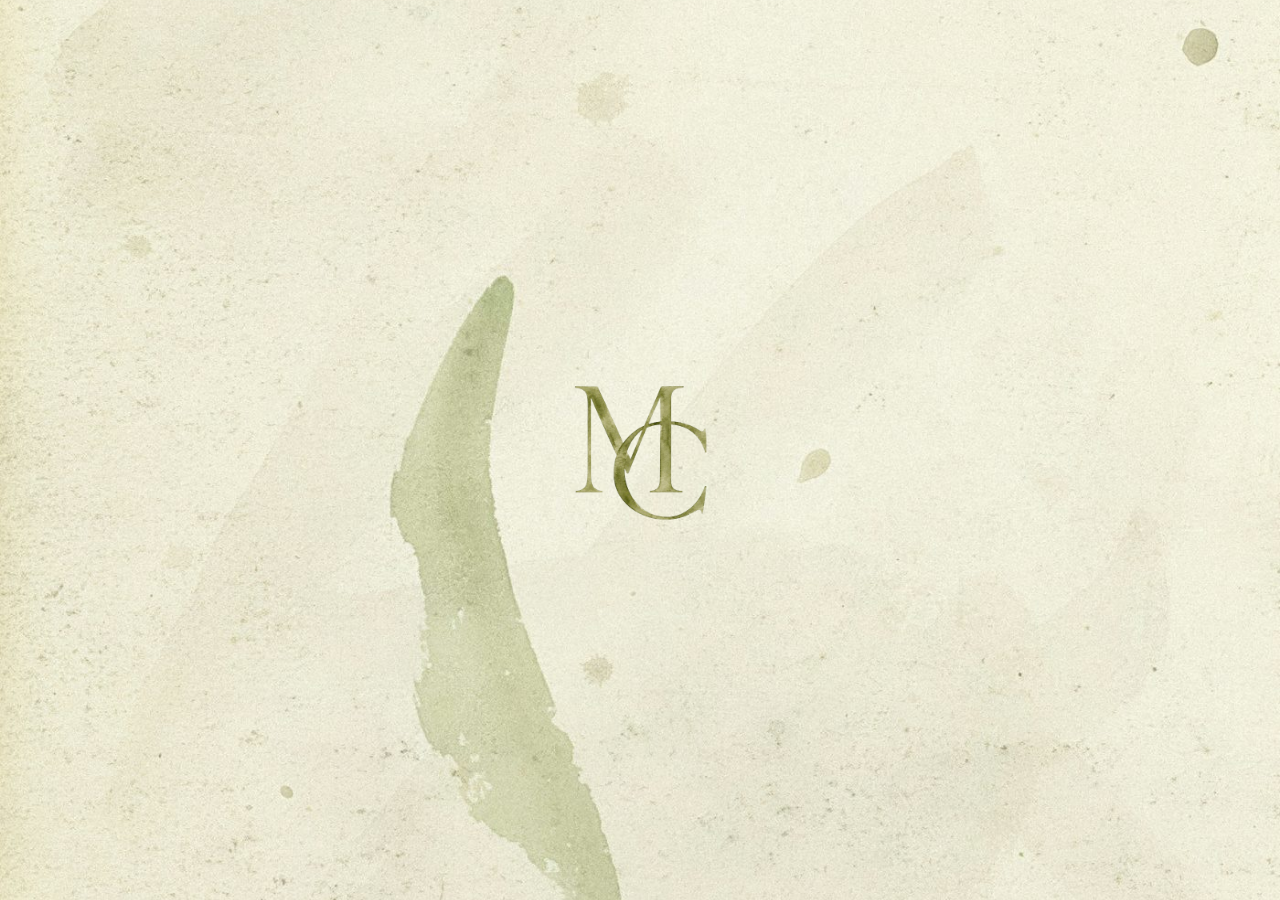
<file: index.html>
<!DOCTYPE html>
<html lang="es">
<head>
<meta charset="UTF-8">
<meta name="viewport" content="width=device-width, initial-scale=1">
<title>Marcela &amp; Carlos · 7 de noviembre 2026</title>
<link rel="icon" href="assets/Logo-MC-v2.png">
<link rel="stylesheet" href="css/styles.css">
<style>
  /* Landing: botón "Tap para continuar" centrado y más grande (solo esta página) */
  .landing .continue{ justify-content:center; font-size:1.08rem; padding-bottom:2.2rem; }
  .landing .continue a{ gap:.55rem; }
  .landing .continue a .arrow{ font-size:1.2rem; }
</style>
</head>
<body>
  <!-- Cortinilla de intro (solo portada) -->
  <div class="intro" id="intro" aria-hidden="true">
    <img class="intro__logo" src="assets/Logo-MC-v2.png" alt="Marcela y Carlos">
  </div>

  <div class="landing">
    <div class="landing__bg"></div>

    <header class="site-header">
      <a class="brand" href="index.html"><img src="assets/Logo-MC-v2.png" alt="Marcela y Carlos"></a>
      <button class="hamburger" aria-label="Abrir menú"><span></span><span></span><span></span></button>
      <nav class="nav">
        <a href="nos-casamos.html">Nos casamos</a>
        <a href="la-boda.html">Ceremonia y recepción</a>
        <a href="hospedaje.html">Hospedaje</a>
        <a href="mesa-de-regalos.html">Mesa de regalos</a>
        <a href="confirma-asistencia.html">Confirma tu asistencia</a>
      </nav>
    </header>

    <div class="landing-hero">
      <img class="title-svg write-svg" src="assets/titulo.svg" alt="Save the date — Marcela y Carlos — 7 de noviembre 2026, Aguascalientes, AGS">
    </div>

    <div class="continue">
      <a href="nos-casamos.html">Tap para continuar <span class="arrow">►</span></a>
    </div>
  </div>

  <nav class="mobile-menu">
    <button class="close" aria-label="Cerrar menú">&times;</button>
    <a href="index.html">Inicio</a>
    <a href="nos-casamos.html">¡Nos casamos!</a>
    <a href="la-boda.html">Ceremonia y recepción</a>
    <a href="hospedaje.html">Hospedaje</a>
    <a href="mesa-de-regalos.html">Mesa de regalos</a>
    <a href="confirma-asistencia.html">Confirma tu asistencia</a>
  </nav>

  <script src="js/script.js"></script>
</body>
</html>
</file>
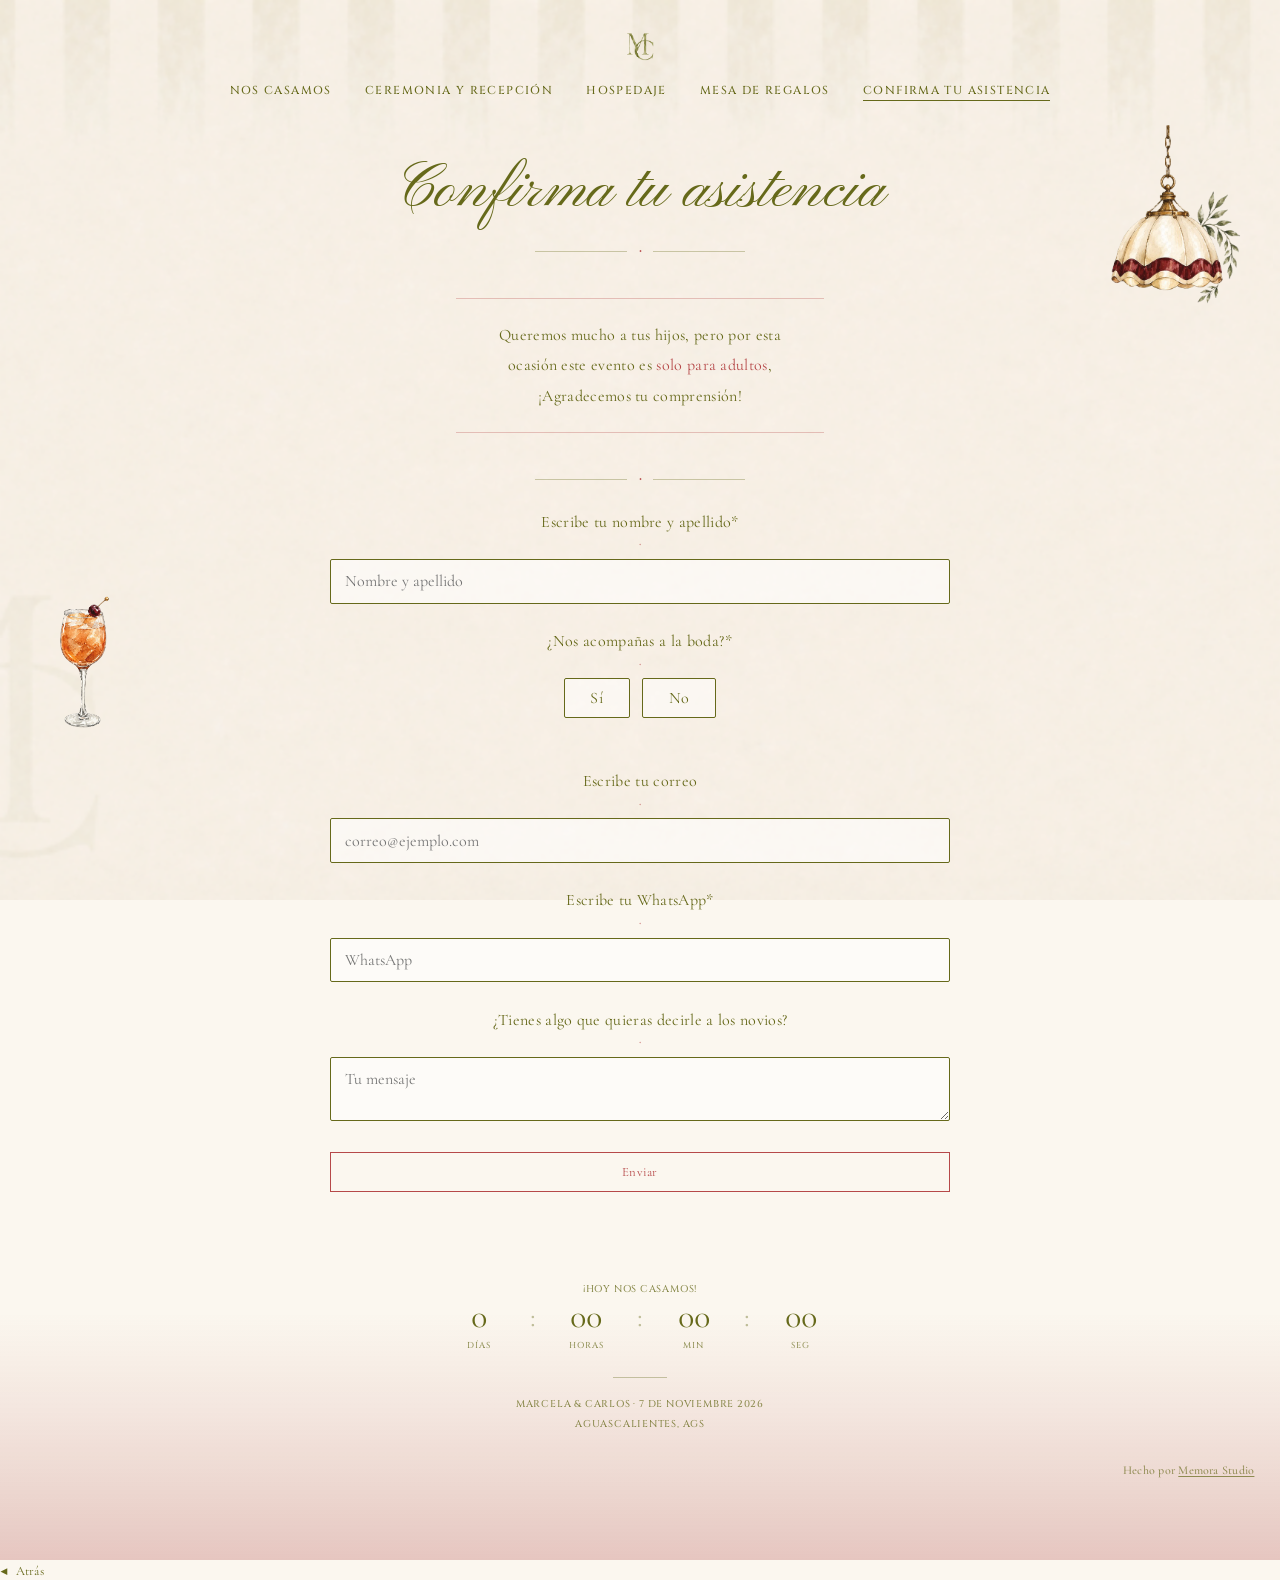
<file: confirma-asistencia.html>
<!DOCTYPE html>
<html lang="es">
<head>
<meta charset="UTF-8">
<meta name="viewport" content="width=device-width, initial-scale=1">
<title>Confirma tu asistencia · Marcela &amp; Carlos</title>
<link rel="icon" href="assets/Logo-MC-v2.png">
<link rel="stylesheet" href="css/styles.css">
</head>
<body>
  <div class="page page--rsvp">

    <header class="site-header">
      <a class="brand" href="index.html"><img src="assets/Logo-MC-v2.png" alt="Marcela y Carlos"></a>
      <button class="hamburger" aria-label="Abrir menú"><span></span><span></span><span></span></button>
      <nav class="nav">
        <a href="nos-casamos.html">Nos casamos</a>
        <a href="la-boda.html">Ceremonia y recepción</a>
        <a href="hospedaje.html">Hospedaje</a>
        <a href="mesa-de-regalos.html">Mesa de regalos</a>
        <a href="confirma-asistencia.html" class="active">Confirma tu asistencia</a>
      </nav>
    </header>

    <div class="container">
      <img class="dec dec-drink4" src="assets/drink4-v2.png" alt="">
      <img class="dec dec-lampara" src="assets/lampara-v2.png" alt="">
      <form class="rsvp" id="rsvp-form">
        <h1 class="page-title">Confirma tu asistencia</h1>

        <div class="divider" aria-hidden="true">&#9670;</div>
        <p class="nota-adultos">Queremos mucho a tus hijos, pero por esta ocasión este evento es <span class="hl">solo para adultos</span>, ¡Agradecemos tu comprensión!</p>
        <div class="divider" aria-hidden="true">&#9670;</div>

        <div class="field">
          <label for="nombre">Escribe tu nombre y apellido*</label>
          <input type="text" id="nombre" name="nombre" placeholder="Nombre y apellido">
        </div>

        <div class="field">
          <label>¿Nos acompañas a la boda?*</label>
          <div class="yesno" data-group="asiste">
            <button type="button" data-val="si">Sí</button>
            <button type="button" data-val="no">No</button>
          </div>
          <input type="hidden" name="asiste" value="">
        </div>

        <div class="field cond" id="q-acomp">
          <label>¿Tienes acompañantes?*</label>
          <div class="yesno" data-group="tiene">
            <button type="button" data-val="si">Sí</button>
            <button type="button" data-val="no">No</button>
          </div>
          <input type="hidden" name="tiene_acompanantes" value="">
        </div>

        <div class="field cond" id="q-count">
          <label for="cuantos">Indica cuántos según tu invitación*</label>
          <select id="cuantos" name="acompanantes">
            <option value="1">1</option>
            <option value="2">2</option>
            <option value="3">3</option>
            <option value="4">4</option>
            <option value="5">5</option>
            <option value="6">6</option>
            <option value="7">7</option>
            <option value="8">8</option>
            <option value="9">9</option>
            <option value="10">10</option>
          </select>
        </div>

        <div class="field">
          <label for="correo">Escribe tu correo</label>
          <input type="email" id="correo" name="correo" placeholder="correo@ejemplo.com">
        </div>

        <div class="field">
          <label for="whats">Escribe tu WhatsApp*</label>
          <input type="tel" id="whats" name="whatsapp" placeholder="WhatsApp">
        </div>

        <div class="field">
          <label for="mensaje">¿Tienes algo que quieras decirle a los novios?</label>
          <textarea id="mensaje" name="mensaje" placeholder="Tu mensaje"></textarea>
        </div>

        <button class="btn btn--block submit" type="submit">Enviar</button>
      </form>
    </div>
  </div>

  <footer class="site-footer">
    <div class="countdown" data-date="2026-11-07T12:00:00">
      <p class="cd-label">Faltan</p>
      <div class="cd-grid">
        <div><span class="cd-num" data-d>0</span><span class="cd-unit">días</span></div>
        <span class="cd-sep">:</span>
        <div><span class="cd-num" data-h>00</span><span class="cd-unit">horas</span></div>
        <span class="cd-sep">:</span>
        <div><span class="cd-num" data-m>00</span><span class="cd-unit">min</span></div>
        <span class="cd-sep">:</span>
        <div><span class="cd-num" data-s>00</span><span class="cd-unit">seg</span></div>
      </div>
    </div>
    <hr class="rule">
    <p>Marcela &amp; Carlos &middot; 7 de noviembre 2026<br>Aguascalientes, AGS</p>
    <p class="credito">Hecho por <a href="http://instagram.com/memora___studio/" target="_blank" rel="noopener">Memora Studio</a></p>
  </footer>

  <nav class="mobile-menu">
    <button class="close" aria-label="Cerrar menú">&times;</button>
    <a href="index.html">Inicio</a>
    <a href="nos-casamos.html">¡Nos casamos!</a>
    <a href="la-boda.html">Ceremonia y recepción</a>
    <a href="hospedaje.html">Hospedaje</a>
    <a href="mesa-de-regalos.html">Mesa de regalos</a>
    <a href="confirma-asistencia.html">Confirma tu asistencia</a>
  </nav>
  <script src="js/script.js"></script>
</body>
</html>
</file>
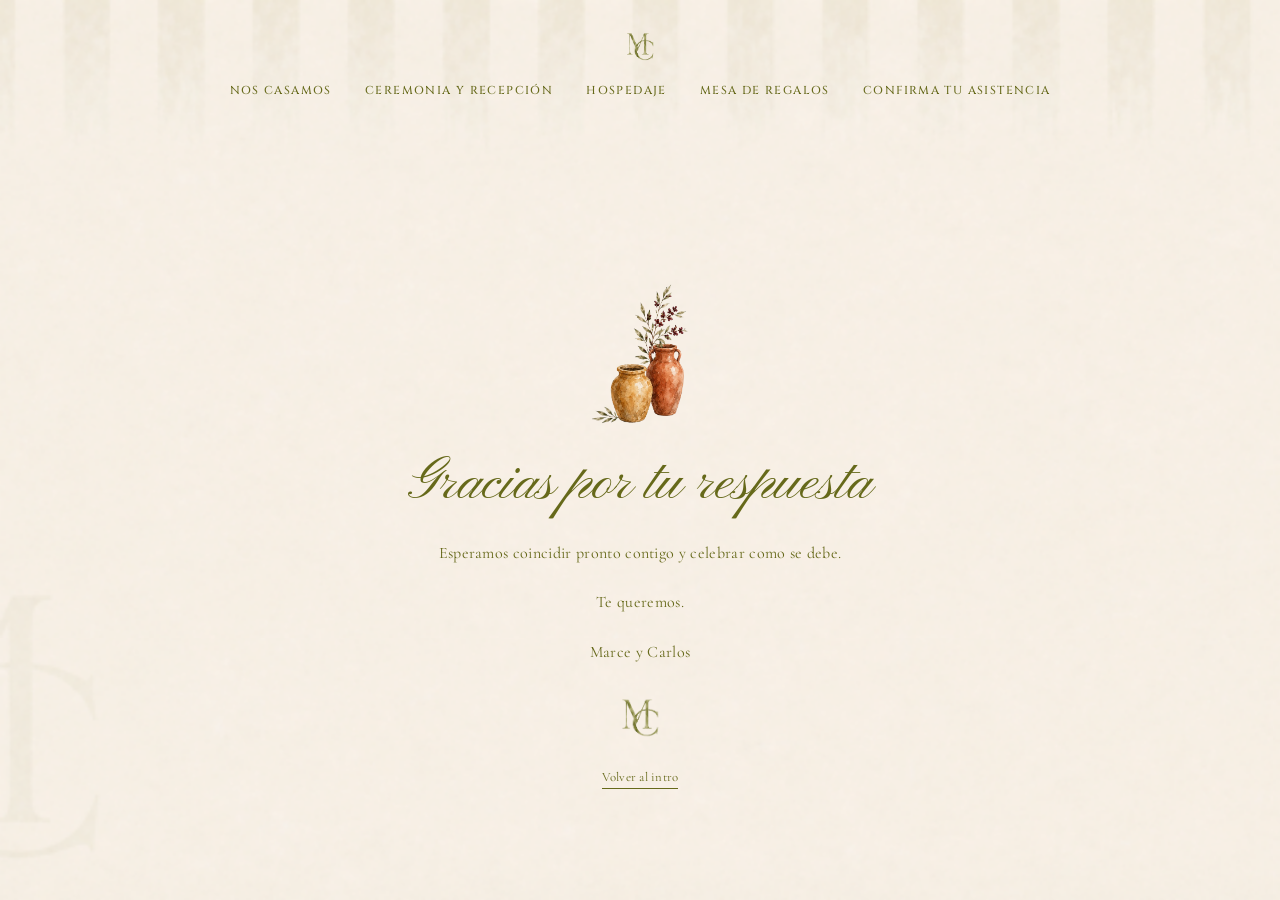
<file: gracias-no.html>
<!DOCTYPE html>
<html lang="es">
<head>
<meta charset="UTF-8">
<meta name="viewport" content="width=device-width, initial-scale=1">
<title>Gracias por tu respuesta · Marcela &amp; Carlos</title>
<link rel="icon" href="assets/Logo-MC-v2.png">
<link rel="stylesheet" href="css/styles.css">
</head>
<body>
  <div class="page page--center page--gracias">

    <header class="site-header">
      <a class="brand" href="index.html"><img src="assets/Logo-MC-v2.png" alt="Marcela y Carlos"></a>
      <button class="hamburger" aria-label="Abrir menú"><span></span><span></span><span></span></button>
      <nav class="nav">
        <a href="nos-casamos.html">Nos casamos</a>
        <a href="la-boda.html">Ceremonia y recepción</a>
        <a href="hospedaje.html">Hospedaje</a>
        <a href="mesa-de-regalos.html">Mesa de regalos</a>
        <a href="confirma-asistencia.html">Confirma tu asistencia</a>
      </nav>
    </header>

    <div class="container">
      <div class="gracias">
        <img class="deco" src="assets/jarrones-v2.png" alt="">
        <h1 class="page-title">Gracias por tu respuesta</h1>
        <p>Esperamos coincidir pronto contigo y celebrar como se debe.</p>
        <p>Te queremos.</p>
        <p>Marce y Carlos</p>
        <img class="mono" src="assets/Logo-MC-v2.png" alt="Marcela y Carlos">
        <a class="volver" href="index.html">Volver al intro</a>
      </div>
    </div>
  </div>

  <nav class="mobile-menu">
    <button class="close" aria-label="Cerrar menú">&times;</button>
    <a href="index.html">Inicio</a>
    <a href="nos-casamos.html">¡Nos casamos!</a>
    <a href="la-boda.html">Ceremonia y recepción</a>
    <a href="hospedaje.html">Hospedaje</a>
    <a href="mesa-de-regalos.html">Mesa de regalos</a>
    <a href="confirma-asistencia.html">Confirma tu asistencia</a>
  </nav>
  <script src="js/script.js"></script>
</body>
</html>
</file>
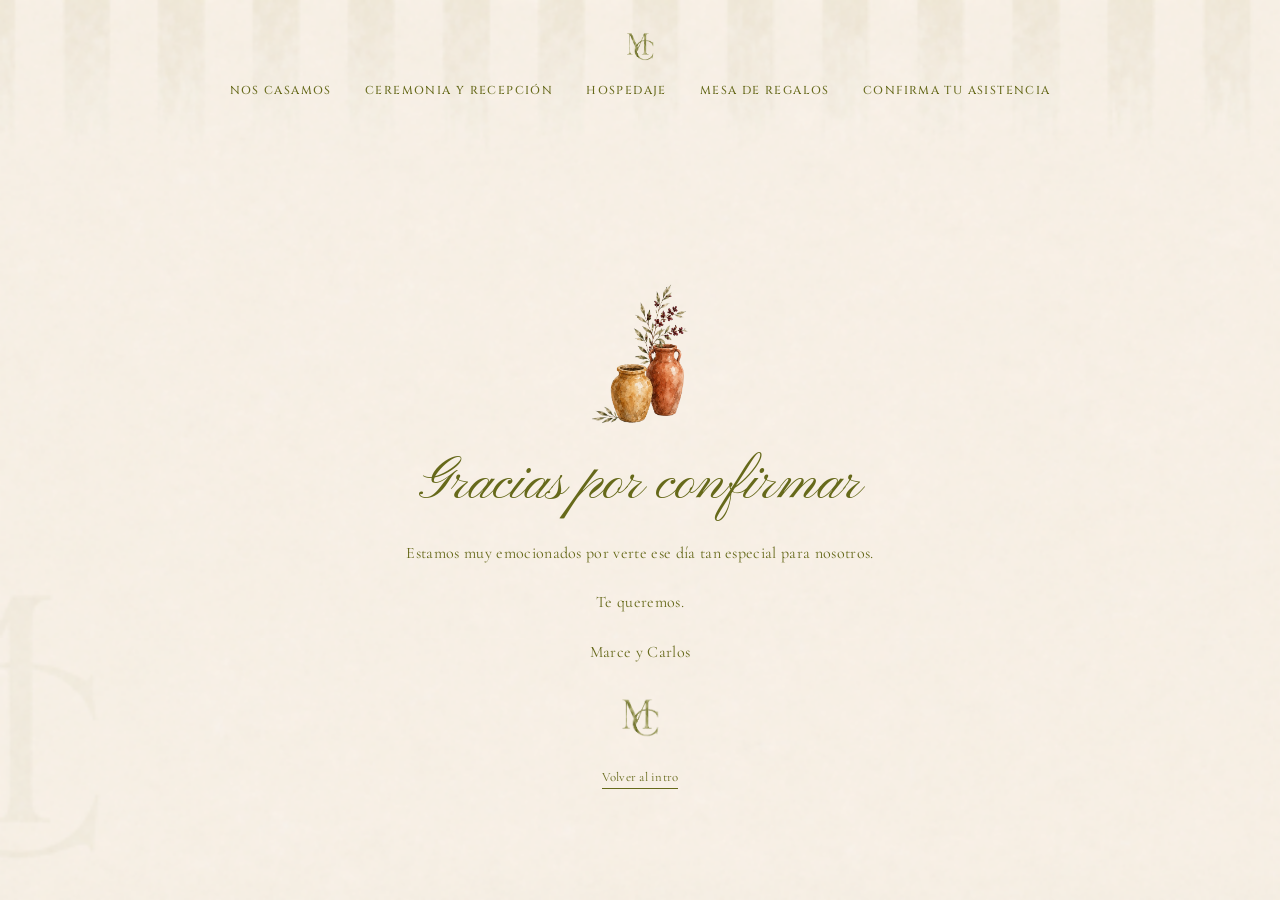
<file: gracias.html>
<!DOCTYPE html>
<html lang="es">
<head>
<meta charset="UTF-8">
<meta name="viewport" content="width=device-width, initial-scale=1">
<title>Gracias por confirmar · Marcela &amp; Carlos</title>
<link rel="icon" href="assets/Logo-MC-v2.png">
<link rel="stylesheet" href="css/styles.css">
</head>
<body>
  <div class="page page--center page--gracias">

    <header class="site-header">
      <a class="brand" href="index.html"><img src="assets/Logo-MC-v2.png" alt="Marcela y Carlos"></a>
      <button class="hamburger" aria-label="Abrir menú"><span></span><span></span><span></span></button>
      <nav class="nav">
        <a href="nos-casamos.html">Nos casamos</a>
        <a href="la-boda.html">Ceremonia y recepción</a>
        <a href="hospedaje.html">Hospedaje</a>
        <a href="mesa-de-regalos.html">Mesa de regalos</a>
        <a href="confirma-asistencia.html">Confirma tu asistencia</a>
      </nav>
    </header>

    <div class="container">
      <div class="gracias">
        <img class="deco" src="assets/jarrones-v2.png" alt="">
        <h1 class="page-title">Gracias por confirmar</h1>
        <p>Estamos muy emocionados por verte ese día tan especial para nosotros.</p>
        <p>Te queremos.</p>
        <p>Marce y Carlos</p>
        <img class="mono" src="assets/Logo-MC-v2.png" alt="Marcela y Carlos">
        <a class="volver" href="index.html">Volver al intro</a>
      </div>
    </div>
  </div>

  <nav class="mobile-menu">
    <button class="close" aria-label="Cerrar menú">&times;</button>
    <a href="index.html">Inicio</a>
    <a href="nos-casamos.html">¡Nos casamos!</a>
    <a href="la-boda.html">Ceremonia y recepción</a>
    <a href="hospedaje.html">Hospedaje</a>
    <a href="mesa-de-regalos.html">Mesa de regalos</a>
    <a href="confirma-asistencia.html">Confirma tu asistencia</a>
  </nav>
  <script src="js/script.js"></script>
</body>
</html>
</file>
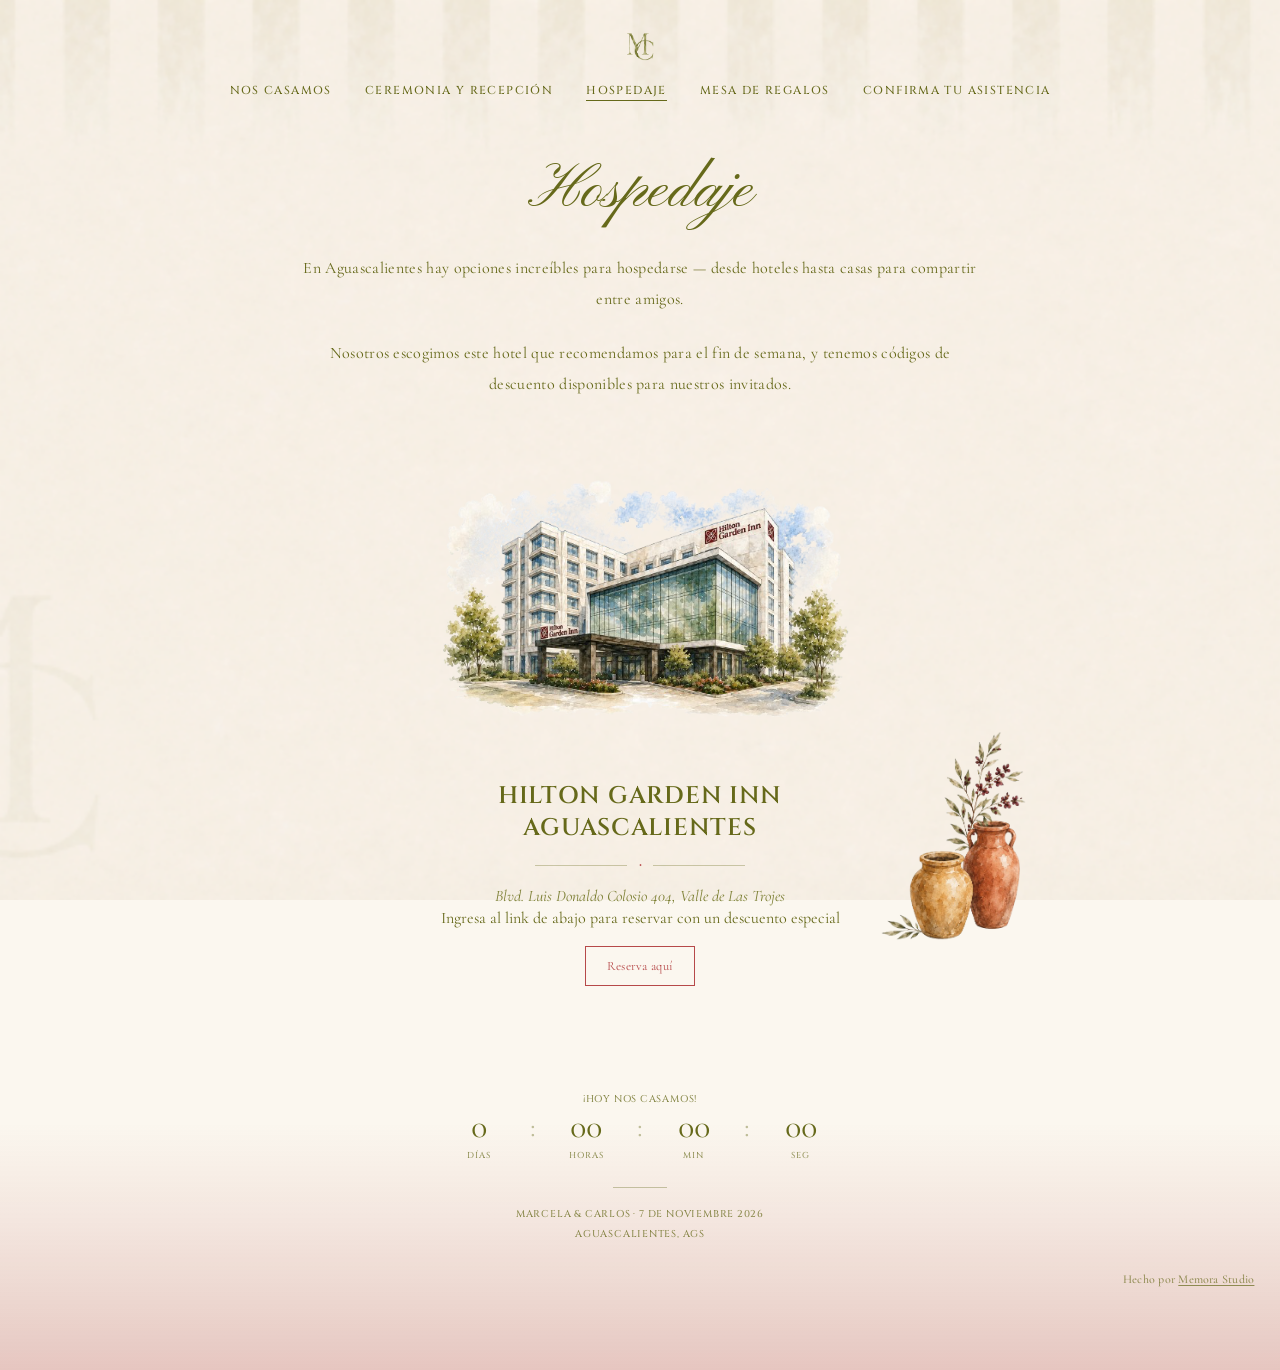
<file: hospedaje.html>
<!DOCTYPE html>
<html lang="es">
<head>
<meta charset="UTF-8">
<meta name="viewport" content="width=device-width, initial-scale=1">
<title>Hospedaje · Marcela &amp; Carlos</title>
<link rel="icon" href="assets/Logo-MC-v2.png">
<link rel="stylesheet" href="css/styles.css">
</head>
<body>
  <div class="page page--hospedaje">

    <header class="site-header">
      <a class="brand" href="index.html"><img src="assets/Logo-MC-v2.png" alt="Marcela y Carlos"></a>
      <button class="hamburger" aria-label="Abrir menú"><span></span><span></span><span></span></button>
      <nav class="nav">
        <a href="nos-casamos.html">Nos casamos</a>
        <a href="la-boda.html">Ceremonia y recepción</a>
        <a href="hospedaje.html" class="active">Hospedaje</a>
        <a href="mesa-de-regalos.html">Mesa de regalos</a>
        <a href="confirma-asistencia.html">Confirma tu asistencia</a>
      </nav>
    </header>

    <div class="container">
      <h1 class="page-title">Hospedaje</h1>
      <div class="intro-text">
        <p>En Aguascalientes hay opciones increíbles para hospedarse — desde hoteles hasta casas para compartir entre amigos.</p>
        <p>Nosotros escogimos este hotel que recomendamos para el fin de semana, y tenemos códigos de descuento disponibles para nuestros invitados.</p>
      </div>

      <div class="hotels hotels--single">
        <img class="dec dec-jarrones" src="assets/jarrones-v2.png" alt="">
        <div class="hotel-card">
          <img class="venue-img" src="assets/hotel-v2.png" alt="Hilton Garden Inn Aguascalientes">
          <h2>Hilton Garden Inn Aguascalientes</h2>
          <div class="divider" aria-hidden="true">&#9670;</div>
          <p class="meta dir">Blvd. Luis Donaldo Colosio 404, Valle de Las Trojes</p>
          <p class="meta">Ingresa al link de abajo para reservar con un descuento especial</p>
          <p class="hotel-cta"><a class="btn" href="https://www.hilton.com/en/attend-my-event/agugigi-bodmyc-4eda3407-8780-4dd8-8af5-8c7e60e0a04/">Reserva aquí</a></p>
        </div>
      </div>
    </div>

    <div class="continue">
      <a href="mesa-de-regalos.html">Tap para continuar <span class="arrow">►</span></a>
    </div>
  </div>

  <footer class="site-footer">
    <div class="countdown" data-date="2026-11-07T12:00:00">
      <p class="cd-label">Faltan</p>
      <div class="cd-grid">
        <div><span class="cd-num" data-d>0</span><span class="cd-unit">días</span></div>
        <span class="cd-sep">:</span>
        <div><span class="cd-num" data-h>00</span><span class="cd-unit">horas</span></div>
        <span class="cd-sep">:</span>
        <div><span class="cd-num" data-m>00</span><span class="cd-unit">min</span></div>
        <span class="cd-sep">:</span>
        <div><span class="cd-num" data-s>00</span><span class="cd-unit">seg</span></div>
      </div>
    </div>
    <hr class="rule">
    <p>Marcela &amp; Carlos &middot; 7 de noviembre 2026<br>Aguascalientes, AGS</p>
    <p class="credito">Hecho por <a href="http://instagram.com/memora___studio/" target="_blank" rel="noopener">Memora Studio</a></p>
  </footer>

  <nav class="mobile-menu">
    <button class="close" aria-label="Cerrar menú">&times;</button>
    <a href="index.html">Inicio</a>
    <a href="nos-casamos.html">¡Nos casamos!</a>
    <a href="la-boda.html">Ceremonia y recepción</a>
    <a href="hospedaje.html">Hospedaje</a>
    <a href="mesa-de-regalos.html">Mesa de regalos</a>
    <a href="confirma-asistencia.html">Confirma tu asistencia</a>
  </nav>
  <script src="js/script.js"></script>
</body>
</html>
</file>
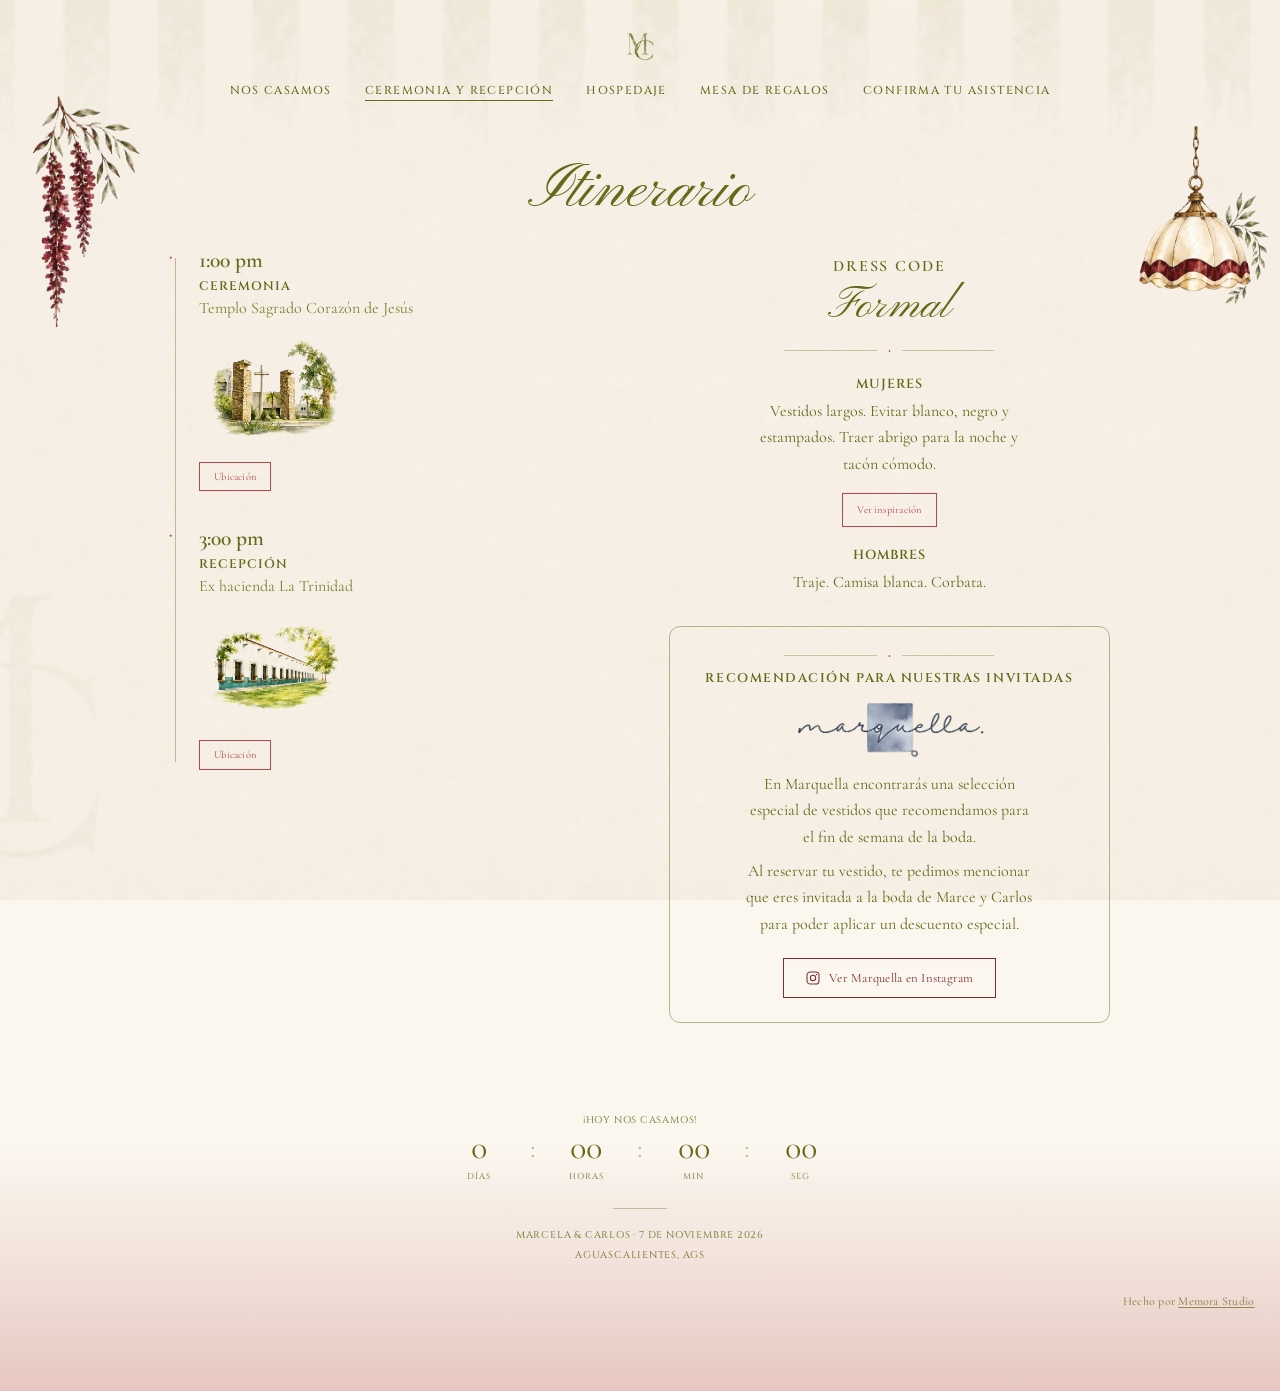
<file: la-boda.html>
<!DOCTYPE html>
<html lang="es">
<head>
<meta charset="UTF-8">
<meta name="viewport" content="width=device-width, initial-scale=1">
<title>Ceremonia y recepción · Marcela &amp; Carlos</title>
<link rel="icon" href="assets/Logo-MC-v2.png">
<link rel="stylesheet" href="css/styles.css">
</head>
<body>
  <div class="page page--laboda">

    <header class="site-header">
      <a class="brand" href="index.html"><img src="assets/Logo-MC-v2.png" alt="Marcela y Carlos"></a>
      <button class="hamburger" aria-label="Abrir menú"><span></span><span></span><span></span></button>
      <nav class="nav">
        <a href="nos-casamos.html">Nos casamos</a>
        <a href="la-boda.html" class="active">Ceremonia y recepción</a>
        <a href="hospedaje.html">Hospedaje</a>
        <a href="mesa-de-regalos.html">Mesa de regalos</a>
        <a href="confirma-asistencia.html">Confirma tu asistencia</a>
      </nav>
    </header>

    <div class="container">
      <img class="dec dec-enred" src="assets/enredadera-v2.png" alt="">
      <img class="dec dec-lampara" src="assets/lampara-v2.png" alt="">
      <h1 class="page-title">Itinerario</h1>

      <div class="itin">
        <!-- Columna izquierda: línea de tiempo -->
        <ol class="timeline">
          <li class="tl-item">
            <span class="tl-time">1:00 pm</span>
            <h3 class="tl-event">Ceremonia</h3>
            <p class="tl-venue">Templo Sagrado Corazón de Jesús</p>
            <img class="tl-img" src="assets/iglesia-v2.png" alt="Templo Sagrado Corazón de Jesús">
            <p class="tl-loc"><a class="btn tiny-btn" href="https://maps.app.goo.gl/xWArqL1zUmn12VBx8">Ubicación</a></p>
          </li>
          <li class="tl-item">
            <span class="tl-time">3:00 pm</span>
            <h3 class="tl-event">Recepción</h3>
            <p class="tl-venue">Ex hacienda La Trinidad</p>
            <img class="tl-img" src="assets/hacienda-v2.png" alt="Ex hacienda La Trinidad">
            <p class="tl-loc"><a class="btn tiny-btn" href="https://maps.app.goo.gl/mWj5h43LMgjpY2rD8?g_st=iwb">Ubicación</a></p>
          </li>
        </ol>

        <!-- Columna derecha: dress code + Marquella -->
        <div class="dresscode-new">
          <p class="eyebrow-sc">Dress code</p>
          <h2 class="script dc-formal">Formal</h2>
          <div class="divider" aria-hidden="true">&#9670;</div>

          <h3 class="dc-h">Mujeres</h3>
          <p>Vestidos largos. Evitar blanco, negro y estampados. Traer abrigo para la noche y tacón cómodo.</p>
          <p class="dc-cta"><a class="btn tiny-btn" href="https://pin.it/2dEJbvSF2">Ver inspiración</a></p>

          <img class="dec dec-jarrones-dc" src="assets/jarrones-v2.png" alt="">
          <h3 class="dc-h">Hombres</h3>
          <p>Traje. Camisa blanca. Corbata.</p>

          <div class="marquella-box">
            <div class="divider" aria-hidden="true">&#9670;</div>
            <p class="eyebrow-sc">Recomendación para nuestras invitadas</p>
            <img class="marquella-logo" src="assets/marquella-logo-v4.png" alt="Marquella">
            <p>En Marquella encontrarás una selección especial de vestidos que recomendamos para el fin de semana de la boda.</p>
            <p>Al reservar tu vestido, te pedimos mencionar que eres invitada a la boda de Marce y Carlos para poder aplicar un descuento especial.</p>
            <a class="btn btn-ig" href="https://www.instagram.com/marquellamx/" target="_blank" rel="noopener">
              <svg viewBox="0 0 24 24" width="16" height="16" fill="none" stroke="currentColor" stroke-width="1.6" aria-hidden="true">
                <rect x="3" y="3" width="18" height="18" rx="5"></rect>
                <circle cx="12" cy="12" r="4"></circle>
                <circle cx="17.2" cy="6.8" r="1" fill="currentColor" stroke="none"></circle>
              </svg>
              Ver Marquella en Instagram
            </a>
          </div>
        </div>
      </div>

    </div>

    <div class="continue">
      <a href="hospedaje.html">Tap para continuar <span class="arrow">►</span></a>
    </div>
  </div>

  <footer class="site-footer">
    <div class="countdown" data-date="2026-11-07T12:00:00">
      <p class="cd-label">Faltan</p>
      <div class="cd-grid">
        <div><span class="cd-num" data-d>0</span><span class="cd-unit">días</span></div>
        <span class="cd-sep">:</span>
        <div><span class="cd-num" data-h>00</span><span class="cd-unit">horas</span></div>
        <span class="cd-sep">:</span>
        <div><span class="cd-num" data-m>00</span><span class="cd-unit">min</span></div>
        <span class="cd-sep">:</span>
        <div><span class="cd-num" data-s>00</span><span class="cd-unit">seg</span></div>
      </div>
    </div>
    <hr class="rule">
    <p>Marcela &amp; Carlos &middot; 7 de noviembre 2026<br>Aguascalientes, AGS</p>
    <p class="credito">Hecho por <a href="https://www.instagram.com/memora___studio/" target="_blank" rel="noopener">Memora Studio</a></p>
  </footer>

  <nav class="mobile-menu">
    <button class="close" aria-label="Cerrar menú">&times;</button>
    <a href="index.html">Inicio</a>
    <a href="nos-casamos.html">¡Nos casamos!</a>
    <a href="la-boda.html">Ceremonia y recepción</a>
    <a href="hospedaje.html">Hospedaje</a>
    <a href="mesa-de-regalos.html">Mesa de regalos</a>
    <a href="confirma-asistencia.html">Confirma tu asistencia</a>
  </nav>
  <script src="js/script.js"></script>
</body>
</html>
</file>
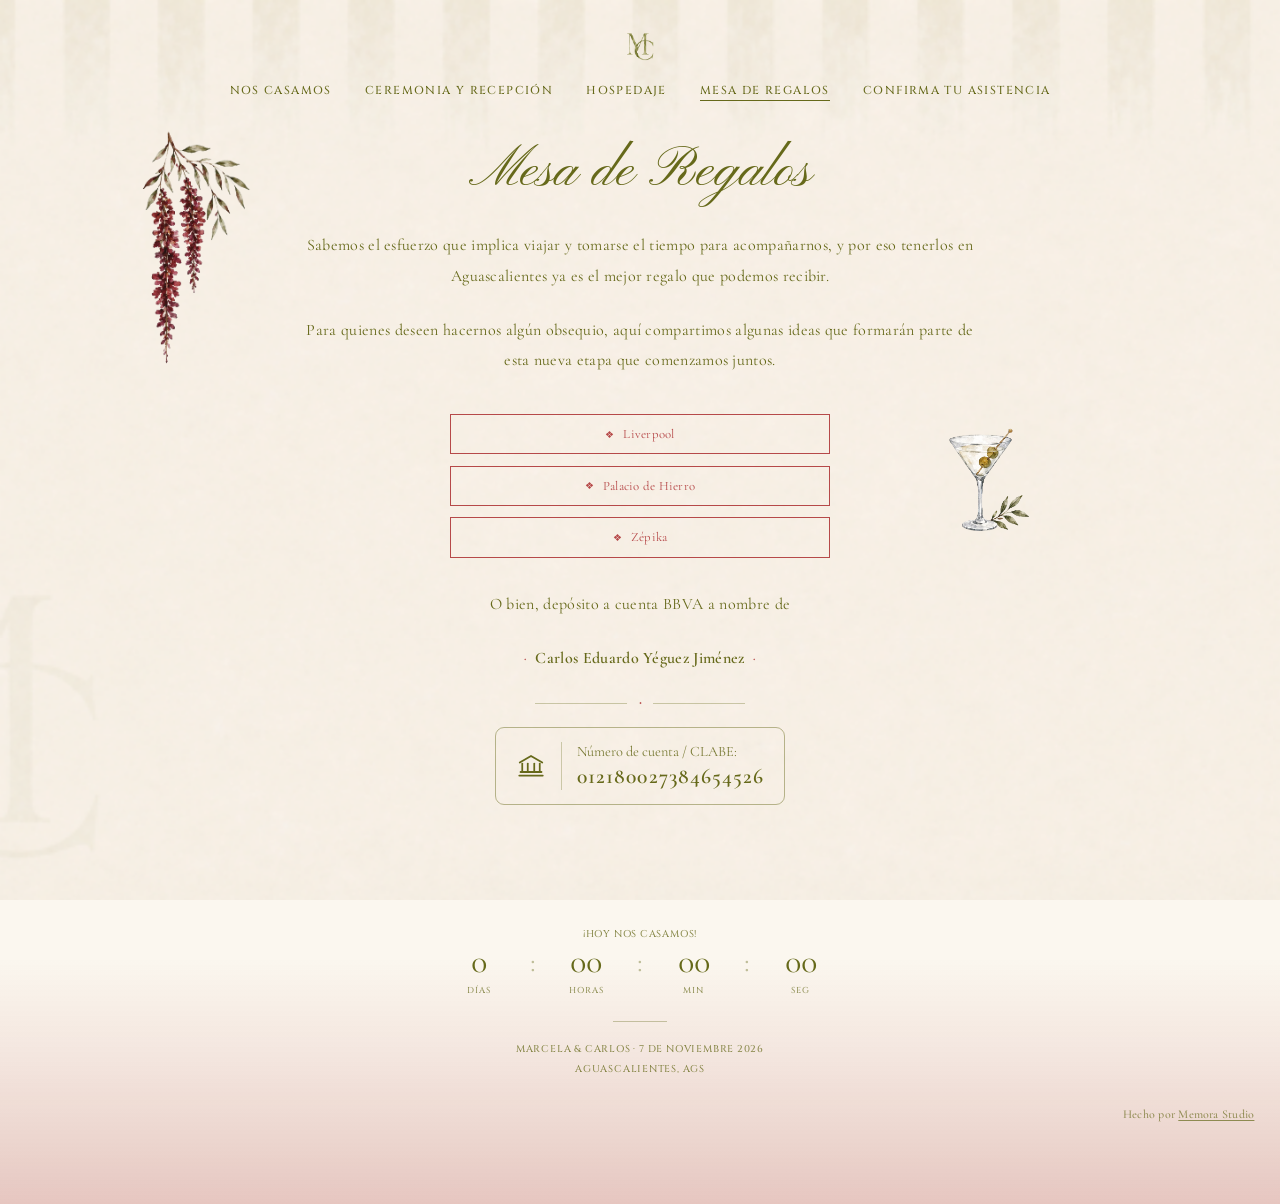
<file: mesa-de-regalos.html>
<!DOCTYPE html>
<html lang="es">
<head>
<meta charset="UTF-8">
<meta name="viewport" content="width=device-width, initial-scale=1">
<title>Mesa de regalos · Marcela &amp; Carlos</title>
<link rel="icon" href="assets/Logo-MC-v2.png">
<link rel="stylesheet" href="css/styles.css">
</head>
<body>
  <div class="page page--compact page--regalos">

    <header class="site-header">
      <a class="brand" href="index.html"><img src="assets/Logo-MC-v2.png" alt="Marcela y Carlos"></a>
      <button class="hamburger" aria-label="Abrir menú"><span></span><span></span><span></span></button>
      <nav class="nav">
        <a href="nos-casamos.html">Nos casamos</a>
        <a href="la-boda.html">Ceremonia y recepción</a>
        <a href="hospedaje.html">Hospedaje</a>
        <a href="mesa-de-regalos.html" class="active">Mesa de regalos</a>
        <a href="confirma-asistencia.html">Confirma tu asistencia</a>
      </nav>
    </header>

    <div class="container">
      <div class="regalos">
        <img class="dec dec-enred" src="assets/enredadera-v2.png" alt="">
        <img class="dec dec-martini-sm" src="assets/martini-v2.png" alt="">
        <h1 class="page-title">Mesa de Regalos</h1>
        <div class="intro-text">
          <p>Sabemos el esfuerzo que implica viajar y tomarse el tiempo para acompañarnos, y por eso tenerlos en Aguascalientes ya es el mejor regalo que podemos recibir.</p>
          <p>Para quienes deseen hacernos algún obsequio, aquí compartimos algunas ideas que formarán parte de esta nueva etapa que comenzamos juntos.</p>
        </div>
        <div class="btns btns-gift">
          <a class="btn" href="https://mesaderegalos.liverpool.com.mx/milistaderegalos/60006026">Liverpool</a>
          <a class="btn" href="https://www.elpalaciodehierro.com/listaregalos?srsltid=AfmBOorwBY4K1lzUohoCNyKP9VPcbU82MMCfVyGA2Imhb3qTcSNaYKU4#/event/406742">Palacio de Hierro</a>
          <a class="btn" href="https://zepika.com/pages/marcela-carlos">Zépika</a>
        </div>

        <div class="cuenta">
          <p class="cuenta-intro">O bien, depósito a cuenta BBVA a nombre de</p>
          <p class="cuenta-nombre"><span class="d">&#9670;</span>Carlos Eduardo Yéguez Jiménez<span class="d">&#9670;</span></p>
          <div class="divider" aria-hidden="true">&#9670;</div>
          <div class="clabe-box">
            <span class="clabe-ico" aria-hidden="true">
              <svg viewBox="0 0 24 24" width="30" height="30" fill="none" stroke="currentColor" stroke-width="1.4" stroke-linecap="round" stroke-linejoin="round">
                <path d="M3 9.2 12 4l9 5.2"></path>
                <line x1="5" y1="10" x2="5" y2="16.5"></line>
                <line x1="9.4" y1="10" x2="9.4" y2="16.5"></line>
                <line x1="14.6" y1="10" x2="14.6" y2="16.5"></line>
                <line x1="19" y1="10" x2="19" y2="16.5"></line>
                <line x1="3.6" y1="16.8" x2="20.4" y2="16.8"></line>
                <line x1="2.6" y1="19.6" x2="21.4" y2="19.6"></line>
              </svg>
            </span>
            <span class="clabe-text">
              <span class="clabe-label">Número de cuenta / CLABE:</span>
              <span class="clabe-num">012180027384654526</span>
            </span>
          </div>
        </div>
      </div>
    </div>

    <div class="continue">
      <a href="confirma-asistencia.html">Tap para continuar <span class="arrow">►</span></a>
    </div>
  </div>

  <footer class="site-footer">
    <div class="countdown" data-date="2026-11-07T12:00:00">
      <p class="cd-label">Faltan</p>
      <div class="cd-grid">
        <div><span class="cd-num" data-d>0</span><span class="cd-unit">días</span></div>
        <span class="cd-sep">:</span>
        <div><span class="cd-num" data-h>00</span><span class="cd-unit">horas</span></div>
        <span class="cd-sep">:</span>
        <div><span class="cd-num" data-m>00</span><span class="cd-unit">min</span></div>
        <span class="cd-sep">:</span>
        <div><span class="cd-num" data-s>00</span><span class="cd-unit">seg</span></div>
      </div>
    </div>
    <hr class="rule">
    <p>Marcela &amp; Carlos &middot; 7 de noviembre 2026<br>Aguascalientes, AGS</p>
    <p class="credito">Hecho por <a href="https://www.instagram.com/memora___studio/" target="_blank" rel="noopener">Memora Studio</a></p>
  </footer>

  <nav class="mobile-menu">
    <button class="close" aria-label="Cerrar menú">&times;</button>
    <a href="index.html">Inicio</a>
    <a href="nos-casamos.html">¡Nos casamos!</a>
    <a href="la-boda.html">Ceremonia y recepción</a>
    <a href="hospedaje.html">Hospedaje</a>
    <a href="mesa-de-regalos.html">Mesa de regalos</a>
    <a href="confirma-asistencia.html">Confirma tu asistencia</a>
  </nav>
  <script src="js/script.js"></script>
</body>
</html>
</file>
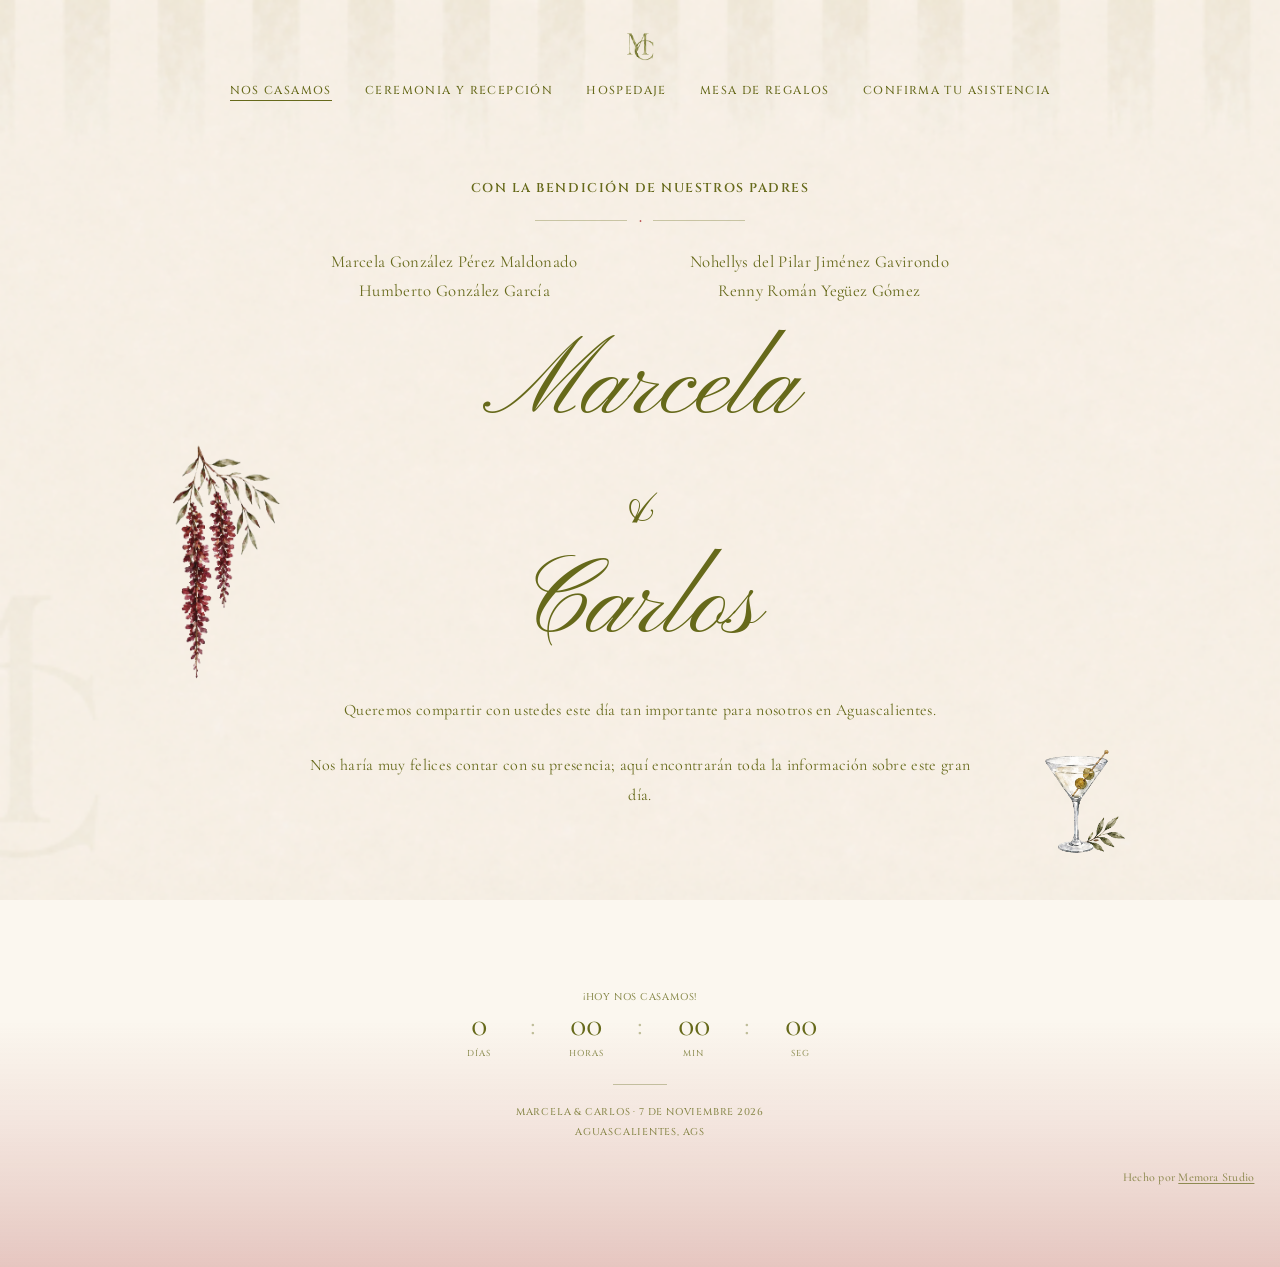
<file: nos-casamos.html>
<!DOCTYPE html>
<html lang="es">
<head>
<meta charset="UTF-8">
<meta name="viewport" content="width=device-width, initial-scale=1">
<title>Nos casamos · Marcela &amp; Carlos</title>
<link rel="icon" href="assets/Logo-MC-v2.png">
<link rel="stylesheet" href="css/styles.css">
</head>
<body>
  <div class="page page--casamos">

    <header class="site-header">
      <a class="brand" href="index.html"><img src="assets/Logo-MC-v2.png" alt="Marcela y Carlos"></a>
      <button class="hamburger" aria-label="Abrir menú"><span></span><span></span><span></span></button>
      <nav class="nav">
        <a href="nos-casamos.html" class="active">Nos casamos</a>
        <a href="la-boda.html">Ceremonia y recepción</a>
        <a href="hospedaje.html">Hospedaje</a>
        <a href="mesa-de-regalos.html">Mesa de regalos</a>
        <a href="confirma-asistencia.html">Confirma tu asistencia</a>
      </nav>
    </header>

    <div class="container">
      <div class="casamos">
        <img class="dec dec-enred" src="assets/enredadera-v2.png" alt="">
        <img class="dec dec-martini" src="assets/martini-v2.png" alt="">
        <p class="eyebrow-sc">Con la bendición de nuestros padres</p>
        <div class="divider" aria-hidden="true">&#9670;</div>
        <div class="padres">
          <div>Marcela González Pérez Maldonado<br>Humberto González García</div>
          <div>Nohellys del Pilar Jiménez Gavirondo<br>Renny Román Yegüez Gómez</div>
        </div>
        <h1 class="page-title names-title">Marcela<br><span class="amp">&amp;</span><br>Carlos</h1>
        <div class="intro-text">
          <p>Queremos compartir con ustedes este día tan importante para nosotros en Aguascalientes.</p>
          <p>Nos haría muy felices contar con su presencia; aquí encontrarán toda la información sobre este gran día.</p>
        </div>
      </div>
    </div>

    <div class="continue">
      <a href="la-boda.html">Tap para continuar <span class="arrow">►</span></a>
    </div>
  </div>

  <footer class="site-footer">
    <div class="countdown" data-date="2026-11-07T12:00:00">
      <p class="cd-label">Faltan</p>
      <div class="cd-grid">
        <div><span class="cd-num" data-d>0</span><span class="cd-unit">días</span></div>
        <span class="cd-sep">:</span>
        <div><span class="cd-num" data-h>00</span><span class="cd-unit">horas</span></div>
        <span class="cd-sep">:</span>
        <div><span class="cd-num" data-m>00</span><span class="cd-unit">min</span></div>
        <span class="cd-sep">:</span>
        <div><span class="cd-num" data-s>00</span><span class="cd-unit">seg</span></div>
      </div>
    </div>
    <hr class="rule">
    <p>Marcela &amp; Carlos &middot; 7 de noviembre 2026<br>Aguascalientes, AGS</p>
    <p class="credito">Hecho por <a href="https://www.instagram.com/memora___studio/" target="_blank" rel="noopener">Memora Studio</a></p>
  </footer>

  <nav class="mobile-menu">
    <button class="close" aria-label="Cerrar menú">&times;</button>
    <a href="index.html">Inicio</a>
    <a href="nos-casamos.html">¡Nos casamos!</a>
    <a href="la-boda.html">Ceremonia y recepción</a>
    <a href="hospedaje.html">Hospedaje</a>
    <a href="mesa-de-regalos.html">Mesa de regalos</a>
    <a href="confirma-asistencia.html">Confirma tu asistencia</a>
  </nav>
  <script src="js/script.js"></script>
</body>
</html>
</file>
<file: css/styles.css>
/* =========================================================
   Marcela & Carlos — Invitación de boda
   Hoja de estilos compartida
   ========================================================= */

/* ===== Tipografías ===== */
@font-face{ /* texto editorial */
  font-family:'Cormorant Garamond';font-style:normal;font-weight:300 700;font-display:swap;
  src:url('../fonts/CormorantGaramond-Roman.woff2') format('woff2');
}
@font-face{
  font-family:'Cormorant Garamond';font-style:italic;font-weight:300 700;font-display:swap;
  src:url('../fonts/CormorantGaramond-Italic.woff2') format('woff2');
}
@font-face{ /* script principal (títulos cursivos) */
  font-family:'Pinyon Script';font-style:normal;font-weight:400;font-display:swap;
  src:url('../fonts/PinyonScript-Regular.woff2') format('woff2');
}
@font-face{ /* small caps (navegación, subtítulos, footer) */
  font-family:'Cinzel';font-style:normal;font-weight:400 900;font-display:swap;
  src:url('../fonts/Cinzel.woff2') format('woff2');
}

:root{
  --olive:#66691A;        /* tipografía / títulos */
  --olive-soft:#7c7f33;
  --terracotta:#B64949;   /* botones / acentos */
  --terracotta-dark:#9c3b3b;
  --wine:#7a2f35;         /* banner tinto */
  --paper:#fbf7ef;        /* color base del papel */
  --ink:#5b5e1c;
  --max:1180px;
  --nav-letter:.18em;

  /* === FOTO DE LA PORTADA ===
     Hay DOS fotos: una horizontal para desktop y una vertical para mobile.
     Se muestran COMPLETAS (sin recorte); el fondo nuevo llena alrededor.
     Para cambiarlas, reemplaza estos archivos conservando el nombre:
     assets/foto-novios-desktop-v2.jpg  (horizontal)  y
     assets/foto-novios-mobile-v2.jpg   (vertical). */
  --landing-photo:url('../assets/foto-novios-desktop-v2.jpg');
}

*{box-sizing:border-box;}

html{overflow-x:clip;}
/* En mobile, tipografía un poquito más grande para mejor lectura */
@media(max-width:767px){ html{ font-size:17px; } }

body{
  margin:0;
  min-height:100vh;
  font-family:'Cormorant Garamond',Georgia,serif;
  color:var(--olive);
  background-color:var(--paper);
  position:relative;
  overflow-x:clip;
  -webkit-font-smoothing:antialiased;
}

/* ---- Fondo: vertical en mobile, horizontal en desktop ---- */
body::before{
  content:"";
  position:fixed;
  inset:0;
  z-index:-2;
  background-image:url('../assets/fondo-mobile-v2.png');
  background-size:cover;
  background-position:center top;
  background-repeat:no-repeat;
  opacity:1;
  pointer-events:none;
  transform:translateZ(0);
  backface-visibility:hidden;
}
@media(min-width:768px){
  body::before{ background-image:url('../assets/fondo-desktop-v2.png'); }
}

/* ===================== TIPOGRAFÍA ===================== */
.script{
  font-family:'Pinyon Script',cursive;
  color:var(--olive);
  font-weight:400;
  line-height:1.05;
  letter-spacing:.01em;
}
h1.page-title{
  font-family:'Pinyon Script',cursive;
  font-weight:400;
  color:var(--olive);
  text-align:center;
  margin:.1em 0 .3em;
  line-height:1.04;
  padding:.06em .1em;
  font-size:clamp(2.2rem,7vw,3.9rem);
}
.eyebrow{
  font-family:'Cormorant Garamond',serif;
  letter-spacing:var(--nav-letter);
  text-transform:none;
  font-size:clamp(.85rem,2.4vw,1.05rem);
  color:var(--olive);
  text-align:center;
}
.lead{
  font-family:'Cormorant Garamond',serif;
  letter-spacing:.06em;
  text-transform:none;
  text-align:center;
  font-size:1rem;
  line-height:1.7;
  max-width:46ch;
  margin:0 auto;
}

/* ===================== HEADER / NAV ===================== */
.site-header{
  position:relative;
  z-index:30;
  padding:1.6rem 1.2rem .4rem;
}
.brand{
  display:block;
  width:40px;
  margin:0 auto;
}
.brand img{width:100%;display:block;}

.nav{
  margin-top:1.1rem;
  display:flex;
  justify-content:center;
  gap:clamp(1rem,2.6vw,2.4rem);
  flex-wrap:wrap;
}
.nav a{
  font-family:'Cinzel',serif;
  font-weight:500;
  text-transform:uppercase;
  letter-spacing:.12em;
  text-decoration:none;
  color:var(--olive);
  font-size:.72rem;
  padding-bottom:2px;
  border-bottom:1px solid transparent;
  transition:border-color .25s,opacity .25s;
}
.nav a:hover,.nav a.active{border-bottom-color:var(--olive);}

/* botón hamburguesa (solo mobile) */
.hamburger{
  position:absolute;
  top:1.4rem;right:1.3rem;
  width:38px;height:30px;
  background:none;border:0;cursor:pointer;
  display:none;
  padding:0;
}
.hamburger span{
  display:block;height:2px;width:100%;
  background:var(--olive);margin:6px 0;
  transition:transform .3s,opacity .3s;
}
.hamburger.open span:nth-child(1){transform:translateY(8px) rotate(45deg);}
.hamburger.open span:nth-child(2){opacity:0;}
.hamburger.open span:nth-child(3){transform:translateY(-8px) rotate(-45deg);}

/* menú desplegable mobile */
.mobile-menu{
  position:fixed;
  inset:0;
  z-index:40;
  /* Fondo: imagen de papel crema */
  background:url('../assets/fondo-mobile-v2.png') center top / cover no-repeat, #fbf7ef;
  display:flex;
  flex-direction:column;
  align-items:center;
  justify-content:center;
  gap:1.7rem;
  opacity:0;visibility:hidden;
  transition:opacity .35s;
}
.mobile-menu.open{opacity:1;visibility:visible;}
.mobile-menu a{
  font-family:'Cinzel',serif;
  font-weight:500;
  text-transform:uppercase;
  letter-spacing:.14em;
  text-decoration:none;color:var(--olive);
  font-size:clamp(.95rem,4.2vw,1.2rem);
}
.mobile-menu .close{
  position:absolute;top:1.4rem;right:1.5rem;
  font-size:2rem;color:var(--olive);background:none;border:0;cursor:pointer;
}

@media(max-width:767px){
  .nav{display:none;}
  .hamburger{display:block;}
}

/* ===================== LAYOUT GENERAL ===================== */
.page{
  position:relative;
  z-index:1;
  min-height:100vh;
  display:flex;
  flex-direction:column;
}
.container{
  width:100%;
  max-width:var(--max);
  margin:0 auto;
  padding:clamp(1.6rem,4.2vw,2.6rem) 1.4rem 0;
  flex:1;
}
section.block{padding:2.4rem 0;}

/* ===================== BOTONES ===================== */
.btn{
  display:inline-block;
  font-family:'Cormorant Garamond',serif;
  text-transform:none;
  letter-spacing:.02em;
  font-size:.8rem;
  color:var(--terracotta);
  background:transparent;
  border:1px solid var(--terracotta);
  padding:.7rem 1.3rem;
  text-decoration:none;
  cursor:pointer;
  transition:background .25s,color .25s;
  text-align:center;
}
.btn:hover,.btn:focus-visible{background:var(--terracotta);color:#fff;}
.btn--block{display:block;width:100%;}
.btn--solid{background:var(--terracotta);color:#fff;}
.btn--solid:hover{background:var(--terracotta-dark);}

/* ===================== FOOTER "TAP PARA CONTINUAR" ===================== */
.continue{
  z-index:2;
  display:flex;
  align-items:center;
  justify-content:flex-end;
  gap:1rem;
  padding:1.2rem 1.6rem 1.6rem;
  font-family:'Cormorant Garamond',serif;
  text-transform:none;
  letter-spacing:.02em;
  font-size:.8rem;
}
.continue.has-back{ justify-content:space-between; }
.continue a{
  color:var(--olive);text-decoration:none;
  display:inline-flex;align-items:center;gap:.5rem;
}
.continue a .arrow{color:var(--olive);font-size:1rem;}
@media(min-width:768px){ .continue{display:none;} }

/* hojas decorativas */
.leaf{position:absolute;z-index:0;pointer-events:none;opacity:.96;}
.leaf--tl{top:96px;left:-18px;width:120px;transform:scaleX(-1) rotate(8deg);}
.leaf--tr{top:96px;right:-30px;width:150px;}
.leaf--bl{bottom:40px;left:-12px;width:130px;transform:rotate(170deg);}
@media(max-width:767px){
  .leaf--tr{width:96px;top:84px;right:-26px;}
  .leaf--tl{width:84px;top:150px;left:-22px;}
  .leaf--bl{width:84px;}
}

/* ============ ANIMACIÓN DE ESCRITURA DEL TÍTULO ============ */
.write{
  display:inline-block;
  clip-path:inset(0 100% 0 0);
  animation:write 2.6s cubic-bezier(.6,.02,.2,1) .25s forwards;
}
@keyframes write{ to{ clip-path:inset(0 0 0 0); } }
.fade-up{opacity:0;transform:translateY(14px);animation:fadeUp .9s ease forwards;}
.d1{animation-delay:2.6s;} .d2{animation-delay:2.9s;} .d3{animation-delay:3.2s;}
@keyframes fadeUp{to{opacity:1;transform:none;}}

@media(prefers-reduced-motion:reduce){
  .write{animation:none;clip-path:none;}
  .fade-up{animation:none;opacity:1;transform:none;}
}

/* ===================== LANDING ===================== */
.landing{
  min-height:100vh;
  display:flex;
  flex-direction:column;
  position:relative;
  z-index:1;
}
.landing__bg{
  position:fixed;
  inset:0;
  z-index:-1;
  background-image:var(--landing-photo);
  background-size:cover;
  background-position:center;
  background-repeat:no-repeat;
}
/* en mobile: la foto vertical llena toda la pantalla (arriba y abajo);
   se recorta apenas los lados. */
@media(max-width:767px){
  .landing__bg{
    --landing-photo:url('../assets/foto-novios-mobile-v2.jpg');
    position:absolute;
    background:var(--landing-photo) center / cover no-repeat;
  }
}
.landing__bg::after{ /* leve velo arriba para legibilidad del texto */
  content:"";position:absolute;inset:0;
  background:linear-gradient(to bottom,rgba(247,249,247,.45) 0%,rgba(247,249,247,.1) 35%,transparent 55%);
}
.landing .site-header{padding-top:1.4rem;}
.landing-hero{
  text-align:center;
  padding:1.5rem 1.2rem 0;
  position:relative;z-index:2;
}
.landing-hero .save{margin-bottom:.4rem;}
.landing-hero .names{
  font-family:'Pinyon Script',cursive;
  font-size:clamp(3.4rem,11vw,6.2rem);
  line-height:.9;
  margin:.1em 0 .35em;
}
.landing-hero .names .amp{font-size:.7em;vertical-align:.05em;}
.landing-hero .date,.landing-hero .place{
  letter-spacing:.02em;text-transform:none;
  font-size:clamp(.95rem,2.6vw,1.25rem);
  margin:.15rem 0;
}
.landing-hero .date{font-weight:400;}
.landing .continue{margin-top:auto;}

/* ===================== NOS CASAMOS ===================== */
.casamos{
  text-align:center;
  max-width:760px;margin:0 auto;
  padding:clamp(1rem,3vw,1.6rem) 1rem 2rem;
}
.casamos .page-title{font-size:clamp(1.9rem,6vw,3rem);}
.casamos .names-title{font-size:clamp(3.6rem,13vw,6.6rem);margin:.6rem 0 .2rem;}
.casamos .names-title .amp{display:inline-block;font-size:.6em;margin:-.15em 0;}

/* ---- utilidades reutilizables (small caps, divisor) ---- */
.eyebrow-sc{
  font-family:'Cinzel',serif;font-weight:600;text-transform:uppercase;
  letter-spacing:.12em;font-size:clamp(.68rem,1.9vw,.8rem);
  color:var(--olive);line-height:1.7;margin:.2rem 0;
}
.divider{
  display:flex;align-items:center;justify-content:center;gap:.7rem;
  max-width:210px;margin:1rem auto;color:var(--terracotta);
  font-size:.62rem;line-height:1;
}
.divider::before,.divider::after{
  content:"";flex:1;height:1px;background:var(--olive);opacity:.32;
}
.casamos .sub{letter-spacing:.02em;text-transform:none;margin:.2rem 0 1.4rem;font-size:1rem;}
.casamos .junto{letter-spacing:.02em;text-transform:none;margin:1.4rem 0;font-size:1rem;}
.padres{
  display:flex;justify-content:center;gap:clamp(2rem,12vw,7rem);
  flex-wrap:wrap;margin:1.4rem 0;
}
.padres div{letter-spacing:.02em;text-transform:none;line-height:1.7;font-size:clamp(.9rem,2.5vw,1.05rem);}
.casamos .copa{width:90px;margin:1.5rem auto 0;display:block;}

/* ===================== LA BODA ===================== */
.boda-grid{
  display:grid;grid-template-columns:1fr;gap:3rem;
}
@media(min-width:880px){ .boda-grid{grid-template-columns:1fr 1fr;gap:4rem;align-items:start;} }
.boda-col h2{
  font-family:'Cinzel',serif;font-weight:600;text-transform:uppercase;
  letter-spacing:.04em;font-size:clamp(1.15rem,3.6vw,1.5rem);margin:.2rem 0 1rem;
}
.boda-col h3{
  font-family:'Cinzel',serif;font-weight:600;text-transform:uppercase;
  letter-spacing:.06em;font-size:clamp(.9rem,2.6vw,1.05rem);margin:1.4rem 0 .3rem;
}
.boda-col .meta{margin:.15rem 0;}
.boda-col .meta.dir{font-style:italic;color:var(--olive-soft);}
.boda-col .meta.time{font-weight:400;letter-spacing:.05em;}
.venue-img{width:100%;border-radius:0;display:block;margin:.6rem 0;}
.tiny-btn{font-size:.66rem;padding:.45rem .9rem;letter-spacing:.02em;margin-top:.4rem;}

/* Dresscode */
.dresscode{text-align:center;margin:3.5rem auto 1rem;max-width:680px;}
.dresscode .page-title{font-size:clamp(2.2rem,7.5vw,3.9rem);}
.dresscode .formal{letter-spacing:.02em;text-transform:none;font-weight:400;margin:.2rem 0 1.2rem;}
.dresscode p{letter-spacing:.02em;text-transform:none;font-size:1rem;line-height:1.8;margin:.4rem 0;}
.palette{display:flex;justify-content:center;gap:.7rem;margin:1.3rem 0;}
.palette span{width:26px;height:26px;border-radius:50%;display:block;box-shadow:0 1px 4px rgba(0,0,0,.18);}
.dresscode .btns{display:flex;flex-direction:column;gap:.6rem;max-width:320px;margin:1.2rem auto 0;}

/* ===================== ITINERARIO (Ceremonia y recepción) ===================== */
.itin{
  display:grid;grid-template-columns:1fr;gap:2.6rem;
  max-width:940px;margin:1.4rem auto 0;
}
@media(min-width:880px){
  .itin{grid-template-columns:1fr 1fr;gap:3.6rem;align-items:start;}
}
/* --- línea de tiempo --- */
.timeline{list-style:none;margin:0;padding:0;position:relative;text-align:left;}
.timeline::before{
  content:"";position:absolute;left:5px;top:.5rem;bottom:.5rem;width:1px;
  background:rgba(102,105,26,.4);
}
.tl-item{position:relative;padding:0 0 2.3rem 1.8rem;}
.tl-item:last-child{padding-bottom:0;}
.tl-item::before{
  content:"\25C6";position:absolute;left:-1px;top:.05em;
  color:var(--terracotta);font-size:.72rem;line-height:1;
}
.tl-time{
  font-family:'Cormorant Garamond',serif;font-weight:600;
  font-size:clamp(1.1rem,3.4vw,1.35rem);color:var(--olive);display:block;line-height:1;
}
.tl-event{
  font-family:'Cinzel',serif;font-weight:600;text-transform:uppercase;
  letter-spacing:.08em;font-size:.78rem;color:var(--olive);margin:.4rem 0 .1rem;
}
.tl-venue{
  font-family:'Cormorant Garamond',serif;font-size:1rem;line-height:1.4;
  color:var(--olive-soft);margin:0;
}
.tl-img{width:150px;max-width:62%;display:block;margin:.75rem 0 0;border-radius:3px;}
.tl-loc{margin:.75rem 0 0;}
.tl-item--end .tl-time{opacity:.75;}
/* En MOBILE el itinerario va centrado (sin línea lateral) */
@media(max-width:767px){
  .timeline{text-align:center;}
  .timeline::before{display:none;}
  .tl-item{padding:0 0 2.4rem;}
  .tl-item::before{position:static;display:block;margin:0 auto .4rem;}
  .tl-img{margin-left:auto;margin-right:auto;}
}

/* --- dress code + Marquella --- */
.dresscode-new{text-align:center;}
.dresscode-new .dc-formal{font-size:clamp(2rem,6.5vw,2.8rem);margin:.05rem 0 .1rem;}
.dc-h{
  font-family:'Cinzel',serif;font-weight:600;text-transform:uppercase;
  letter-spacing:.08em;font-size:.82rem;color:var(--olive);margin:1.2rem 0 .3rem;
}
.dc-cta{margin-top:.6rem !important;}
.dresscode-new > p{
  font-family:'Cormorant Garamond',serif;font-size:1rem;line-height:1.65;
  color:var(--olive);max-width:34ch;margin:.2rem auto;
}
.marquella-box{
  border:1px solid rgba(102,105,26,.45);border-radius:11px;
  padding:1.3rem 1.25rem 1.5rem;margin-top:1.9rem;text-align:center;
}
.marquella-box .divider{margin:.2rem auto .5rem;}
.marquella-logo{
  display:block;width:100%;max-width:210px;height:auto;
  margin:12px auto;
}
.marquella-box p:not(.eyebrow-sc){
  font-family:'Cormorant Garamond',serif;font-size:1rem;line-height:1.65;
  color:var(--olive);margin:.5rem auto;max-width:36ch;
}
.marquella-box .btn-ig{
  display:inline-flex;margin-top:.8rem;
  background:transparent;color:var(--wine);border-color:var(--wine);
}
.marquella-box .btn-ig:hover,.marquella-box .btn-ig:focus-visible{
  background:var(--wine);color:var(--paper);border-color:var(--wine);
}

/* ===================== HOSPEDAJE ===================== */
.hospedaje-intro{text-align:center;margin-bottom:2.6rem;}
.hotels{display:grid;grid-template-columns:1fr;gap:3rem;}
@media(min-width:880px){ .hotels{grid-template-columns:1fr 1fr;gap:4rem;} }
.hotel-cta{margin-top:1.1rem;}
.hotel-card h2{
  font-family:'Cinzel',serif;font-weight:600;letter-spacing:.03em;
  text-transform:uppercase;font-size:clamp(1.1rem,3.4vw,1.5rem);margin:.8rem 0 .3rem;
}
.hotel-card.r{text-align:right;}
.hotel-card.r .btn{}
.hotel-card .meta{margin:.12rem 0;}
.hotel-card .meta.dir{font-style:italic;color:var(--olive-soft);}

/* ===================== MESA DE REGALOS ===================== */
.regalos{text-align:center;max-width:680px;margin:1rem auto;}
.regalos .page-title{font-size:clamp(2rem,6.5vw,3.5rem);}
.regalos p{letter-spacing:.02em;text-transform:none;font-size:1rem;line-height:1.8;margin:1rem auto 1.6rem;max-width:48ch;}
.regalos .btns{display:flex;flex-direction:column;gap:.7rem;max-width:380px;margin:0 auto;}
/* viñeta de diamante en botones de mesa de regalos */
.btns-gift .btn{position:relative;}
.btns-gift .btn::before{
  content:"\2756";color:var(--terracotta);
  margin-right:.55rem;font-size:.8em;vertical-align:.05em;
}
/* bloque de cuenta / CLABE */
.cuenta{margin-top:2rem;}
.cuenta .divider{margin:.8rem auto;}
.cuenta-intro{font-family:'Cormorant Garamond',serif;font-size:1rem;color:var(--olive);margin:0 0 .5rem;}
.cuenta-nombre{
  font-family:'Cormorant Garamond',serif;font-weight:600;
  font-size:clamp(1.05rem,3.2vw,1.35rem);letter-spacing:.02em;color:var(--olive);margin:.2rem 0;
}
.cuenta-nombre .d{color:var(--terracotta);font-size:.5em;vertical-align:.28em;margin:0 .55rem;}
.clabe-box{
  display:inline-flex;align-items:center;gap:.95rem;max-width:100%;
  border:1px solid rgba(102,105,26,.45);border-radius:9px;
  padding:.85rem 1.25rem;margin:.4rem auto 0;box-sizing:border-box;
}
.clabe-ico{color:var(--olive);flex:0 0 auto;display:flex;}
.clabe-text{
  display:flex;flex-direction:column;text-align:left;
  border-left:1px solid rgba(102,105,26,.3);padding-left:.95rem;
}
.clabe-label{font-family:'Cormorant Garamond',serif;font-size:.9rem;color:var(--olive);opacity:.85;line-height:1.4;}
.clabe-num{
  font-family:'Cormorant Garamond',serif;font-weight:600;
  font-size:clamp(1.05rem,4vw,1.35rem);letter-spacing:.05em;color:var(--olive);line-height:1.3;
}

/* ===================== CONFIRMA ASISTENCIA ===================== */
.rsvp{max-width:620px;margin:0 auto;text-align:center;}
.rsvp .page-title{font-size:clamp(2.2rem,7.5vw,3.9rem);}
.field{margin:1.6rem 0;}
.field label{display:block;letter-spacing:.02em;text-transform:none;font-size:1rem;margin-bottom:.7rem;line-height:1.5;}
.field label::after{
  content:"\25C6";display:block;color:var(--terracotta);opacity:.6;
  font-size:.48rem;line-height:1;margin:.4rem auto 0;
}
.field input,.field textarea{
  width:100%;font-family:'Cormorant Garamond',serif;font-size:1rem;color:var(--olive);
  background:rgba(255,255,255,.55);border:1px solid var(--olive);
  padding:.7rem .9rem;border-radius:2px;
}
.field textarea{min-height:54px;resize:vertical;}
.field input:focus,.field textarea:focus{outline:2px solid var(--olive-soft);outline-offset:1px;}
.yesno{display:flex;justify-content:center;gap:.8rem;}
.yesno button{
  font-family:'Cormorant Garamond',serif;text-transform:none;letter-spacing:.02em;
  font-size:1rem;color:var(--olive);background:rgba(255,255,255,.5);
  border:1px solid var(--olive);padding:.55rem 1.6rem;cursor:pointer;border-radius:2px;
  transition:background .2s,color .2s;
}
.yesno button.sel{background:var(--terracotta);border-color:var(--terracotta);color:#fff;}
.rsvp .submit{margin-top:1rem;}

/* ===================== GRACIAS ===================== */
.gracias{text-align:center;max-width:640px;margin:0 auto;padding-top:1rem;}
.gracias .deco{width:120px;margin:0 auto 1rem;display:block;}
.gracias .page-title{font-size:clamp(2rem,7vw,3.6rem);overflow-wrap:break-word;}
.gracias p{letter-spacing:.02em;text-transform:none;font-size:1rem;line-height:1.9;margin:1.2rem 0;}
.gracias .mono{width:54px;margin:1.4rem auto 0;display:block;}

/* ===================== TRANSICIÓN FADE IN / FADE OUT ===================== */
body{opacity:0;animation:pageIn .6s ease forwards;}
body.is-leaving{animation:none;opacity:1;transition:opacity .42s ease;}
body.is-leaving.go{opacity:0;}
@keyframes pageIn{from{opacity:0;}to{opacity:1;}}
@media(prefers-reduced-motion:reduce){
  body{animation:none;opacity:1;}
  body.is-leaving{transition:none;}
}

/* ===================== TÍTULO SVG (landing) ===================== */
.title-svg{
  width:min(620px,90vw);
  height:auto;display:block;margin:1.2rem auto 0;
}
.write-svg{
  clip-path:inset(0 101% 0 0);
}
.write-svg.start{
  animation:write 2.7s cubic-bezier(.6,.02,.2,1) forwards;
}
@media(prefers-reduced-motion:reduce){
  .write-svg{animation:none;clip-path:none;}
}

/* ===================== FOOTER ===================== */
.site-footer{
  position:relative;z-index:2;
  text-align:center;
  padding:3.5rem 1.4rem 4.5rem;
  margin-top:1.5rem;
}
.site-footer .fmono{width:44px;height:auto;opacity:.85;margin:0 auto .9rem;display:block;}
.site-footer .rule{
  width:54px;height:1px;background:var(--olive);opacity:.35;
  margin:0 auto 1.1rem;border:0;
}
.site-footer p{
  font-family:'Cinzel',serif;font-weight:500;
  letter-spacing:.08em;text-transform:uppercase;
  font-size:.62rem;color:var(--olive);opacity:.75;line-height:2;margin:0;}
@media(min-width:768px){ .site-footer{padding:4rem 1.4rem 5rem;} }

/* la landing no lleva footer; deja aire abajo */
.landing .continue{padding-bottom:2rem;}

/* ===================== CENTRADO VERTICAL ===================== */
/* En MOBILE todo el contenido queda centrado vertical y horizontalmente */
@media(max-width:767px){
  .page > .container{
    display:flex;
    flex-direction:column;
    justify-content:center;
  }
}
/* Páginas que también se centran en desktop (ej. Mesa de Regalos),
   para reducir el espacio sobrante de abajo */
.page--center > .container{
  display:flex;
  flex-direction:column;
  justify-content:center;
}

/* ===================== APARICIÓN AL HACER SCROLL ===================== */
.reveal{
  opacity:0;
  transform:translateY(26px);
  transition:opacity .8s ease, transform .8s cubic-bezier(.2,.7,.2,1);
}
.reveal.is-visible{opacity:1;transform:none;}
@media(prefers-reduced-motion:reduce){
  .reveal{opacity:1;transform:none;transition:none;}
}

/* ===================== EFECTO "PINTADO" EN ACUARELAS ===================== */
/* La imagen aparece como si se pintara: un barrido suave de máscara
   + de desenfocada/desaturada a nítida (como una acuarela floreciendo). */
.paint{
  opacity:0;
  filter:blur(7px) saturate(.5);
  -webkit-mask-image:linear-gradient(105deg,#000 0%,#000 45%,rgba(0,0,0,.4) 60%,transparent 72%);
          mask-image:linear-gradient(105deg,#000 0%,#000 45%,rgba(0,0,0,.4) 60%,transparent 72%);
  -webkit-mask-repeat:no-repeat; mask-repeat:no-repeat;
  -webkit-mask-size:240% 100%;  mask-size:240% 100%;
  -webkit-mask-position:124% 0;  mask-position:124% 0;
  transition:opacity .9s ease,
             filter 1.6s ease,
             -webkit-mask-position 1.8s cubic-bezier(.4,.05,.2,1),
             mask-position 1.8s cubic-bezier(.4,.05,.2,1);
}
.paint.is-painted{
  opacity:1;
  filter:blur(0) saturate(1);
  -webkit-mask-position:0% 0;
          mask-position:0% 0;
}
@media(prefers-reduced-motion:reduce){
  .paint{opacity:1;filter:none;-webkit-mask-image:none;mask-image:none;}
}

/* ===================== CUENTA REGRESIVA (footer) ===================== */
.countdown{text-align:center;margin:0 auto 1.6rem;}
.cd-label{
  font-family:'Cinzel',serif;font-weight:500;text-transform:uppercase;letter-spacing:.14em;
  font-size:.64rem;color:var(--olive);opacity:.8;margin:0 0 .7rem;
}
.cd-grid{display:flex;justify-content:center;gap:clamp(.8rem,4vw,1.6rem);}
.cd-grid > div{display:flex;flex-direction:column;align-items:center;min-width:50px;}
.cd-num{
  font-family:'Cormorant Garamond',serif;font-weight:400;
  font-size:clamp(1.7rem,6vw,2.1rem);color:var(--olive);line-height:1;
  font-variant-numeric:tabular-nums;
}
.cd-sep{
  font-family:'Cormorant Garamond',serif;color:var(--olive);opacity:.4;
  font-size:clamp(1.4rem,5vw,1.8rem);line-height:1;align-self:flex-start;margin-top:.1em;
}
.cd-unit{
  font-family:'Cinzel',serif;font-weight:500;text-transform:uppercase;letter-spacing:.1em;
  font-size:.54rem;color:var(--olive);opacity:.7;margin-top:.4rem;
}

/* ===================== INTRO / CORTINILLA ===================== */
.intro{
  position:fixed;
  inset:0;
  z-index:1000;
  background:url('../assets/intro.jpg') center/cover no-repeat;
  display:flex;
  align-items:center;
  justify-content:center;
  transition:transform 1s cubic-bezier(.76,0,.24,1);
}
.intro.lift{ transform:translateY(-100%); }
.intro__logo{
  width:clamp(140px,32vw,200px);
  height:auto;
  opacity:0;
  transform:scale(.45);
  transform-origin:center;
  animation:introGrow 2.4s cubic-bezier(.22,.61,.36,1) .35s forwards;
}
/* Crece de pequeño a grande, con un leve "respiro" al asentarse */
@keyframes introGrow{
  0%   { opacity:0; transform:scale(.45); }
  55%  { opacity:1; transform:scale(1.05); }
  100% { opacity:1; transform:scale(1); }
}
@media(prefers-reduced-motion:reduce){
  .intro__logo{animation:none;opacity:1;transform:none;}
  .intro{transition:none;}
}

/* ===================== FOOTER: FONDO Fondofooter.svg ===================== */
.site-footer{ overflow:hidden; }
.site-footer::before{
  content:"";
  position:absolute;
  /* full-bleed: ocupa todo el ancho de la pantalla (desktop y mobile) */
  left:50%;
  margin-left:-50vw;
  width:100vw;
  top:0;
  bottom:0;
  z-index:-1;
  /* Degradado cálido que nace transparente arriba y llega con color
     tinto (#9C1B1B) hasta la orilla inferior, a todo el ancho. */
  background:linear-gradient(to bottom,
    rgba(156,27,27,0)   0%,
    rgba(156,27,27,0)   28%,
    rgba(156,27,27,.08) 58%,
    rgba(156,27,27,.16) 84%,
    rgba(156,27,27,.22) 100%);
  pointer-events:none;
}

/* ===================== PÁGINAS CORTAS EN DESKTOP ===================== */
/* Nos casamos y Mesa de Regalos: en desktop reducen el alto sobrante
   para que el footer quede dentro del espacio visual. */
@media(min-width:768px){
  .page--compact{ min-height:auto; }
  .page--compact > .container{ padding-top:1rem; padding-bottom:1rem; }
}

/* ===================== FORMULARIO: CAMPOS CONDICIONALES ===================== */
.field.cond{
  max-height:0;opacity:0;margin:0;overflow:hidden;
  transition:max-height .45s ease, opacity .4s ease, margin .45s ease;
}
.field.cond.show{ max-height:260px;opacity:1;margin:1.6rem 0; }

/* select con estilo igual a los inputs */
.field select{
  width:100%;font-family:'Cormorant Garamond',serif;font-size:1rem;color:var(--olive);
  background-color:rgba(255,255,255,.55);
  border:1px solid var(--olive);padding:.7rem 2.2rem .7rem .9rem;border-radius:2px;
  -webkit-appearance:none;-moz-appearance:none;appearance:none;cursor:pointer;
  background-image:url("data:image/svg+xml;utf8,<svg xmlns='http://www.w3.org/2000/svg' width='14' height='14' viewBox='0 0 14 14'><path d='M3 5l4 4 4-4' fill='none' stroke='%2366691A' stroke-width='1.4'/></svg>");
  background-repeat:no-repeat;background-position:right .85rem center;
}
.field select:focus{outline:2px solid var(--olive-soft);outline-offset:1px;}

/* aviso de campo requerido sin marcar */
.yesno.err button{border-color:var(--terracotta);}
.field input.err,.field select.err{border-color:var(--terracotta);}

/* ===================== VOLVER AL INTRO ===================== */
.volver{
  display:inline-block;margin-top:1.6rem;
  font-family:'Cormorant Garamond',serif;text-transform:none;letter-spacing:.02em;
  font-size:.8rem;color:var(--olive);text-decoration:none;
  border-bottom:1px solid var(--olive);padding-bottom:3px;
  transition:opacity .25s;
}
.volver:hover{opacity:.65;}

/* ===================== AJUSTES SOLICITADOS (MOBILE) ===================== */
/* "La misa": la info va centrada por defecto (desktop queda igual que antes) */
.boda-col--misa h3,
.boda-col--misa .meta,
.boda-col--misa .venue-cta{ text-align:center; }

@media(max-width:767px){
  /* 1) Títulos de sección — SOLO mobile */
  .casamos .page-title,
  .dresscode .page-title,
  .regalos .page-title,
  .rsvp .page-title,
  .gracias .page-title,
  h1.page-title{
    font-size:clamp(2rem,8.5vw,2.9rem);
    line-height:1.02;
    overflow-wrap:break-word;
    word-break:break-word;
  }

  /* 2) "Iglesia boda / dirección / hora / botón" alineados a la
        orilla derecha de la foto — SOLO mobile */
  .boda-col--misa h3,
  .boda-col--misa .meta,
  .boda-col--misa .venue-cta{ text-align:right; }

  /* 3) (El footer ahora usa un degradado CSS unificado que llega hasta
        la orilla inferior en todos los tamaños — ya no necesita ajuste
        especial en mobile.) */

  /* 4) Aire alrededor de las imágenes para que NO se amontonen con
        los textos/títulos (importante al cambiar por imágenes nuevas) */
  .venue-img{ margin:2.6rem 0; }
  .boda-col h3{ margin-top:1.8rem; }
  .casamos .copa{ margin:2.8rem auto 1.2rem; }
  .gracias .deco{ margin:1rem auto 2.2rem; }
}

/* ===================== APARICIÓN ELEGANTE DE IMÁGENES ===================== */
/* Todas las imágenes aparecen con fade + leve acercamiento + enfoque suave.
   Se repite al entrar/salir del campo visual (igual que el texto). */
.reveal-img{
  opacity:0;
  transform:translateY(22px) scale(.96);
  filter:blur(4px) saturate(.8);
  transition:opacity 1s ease,
             transform 1.15s cubic-bezier(.2,.7,.2,1),
             filter 1.15s ease;
}
.reveal-img.is-visible{
  opacity:1;
  transform:none;
  filter:none;
}
@media(prefers-reduced-motion:reduce){
  .reveal-img{opacity:1;transform:none;filter:none;transition:none;}
}

/* ===================== BOTÓN "ATRÁS" (navegación secuencial) ===================== */
.nav-back{
  display:inline-flex;
  align-items:center;
  gap:.4rem;
  font-family:'Cormorant Garamond',serif;
  text-transform:none;
  letter-spacing:.02em;
  font-size:.8rem;
  color:var(--olive);
  text-decoration:none;
  transition:opacity .25s ease;
}
.nav-back .arrow{font-size:.9rem;line-height:1;}
.nav-back:hover{opacity:.7;}

/* ===================== NOTA "SOLO ADULTOS" ===================== */
.nota-adultos{
  max-width:46ch;
  margin:2.6rem auto;
  padding:1.3rem 1.4rem;
  text-align:center;
  font-family:'Cormorant Garamond',serif;
  text-transform:none;
  letter-spacing:.02em;
  font-size:1rem;
  line-height:1.9;
  color:var(--olive);
  border-top:1px solid rgba(182,73,73,.30);
  border-bottom:1px solid rgba(182,73,73,.30);
}
.nota-adultos .hl{ color:var(--terracotta); }

/* ===================== DECORACIONES ACUARELA ===================== */
/* Ancladas al CONTENIDO (no a la pantalla): se ven bien en mobile y desktop,
   siempre enmarcando la columna central sin importar el ancho. */
.page > .container{ position:relative; z-index:0; }
.casamos, .regalos, .gracias, .boda-col, .hotels{ position:relative; }
.dec{ position:absolute; z-index:-1; pointer-events:none; opacity:.92; max-width:42vw; }

/* imágenes en flujo (centradas, no estorban) */
.gracias .deco{ width:clamp(98px,26vw,150px); }
.dresscode .velas{ display:block; width:clamp(78px,20vw,108px); margin:1.6rem auto .1rem; }

/* ---- TAMAÑOS CONSISTENTES POR TIPO (mobile-first) ---- */
.dec-enred,.dec-jarrones{ width:clamp(104px,28vw,150px); }        /* colgantes grandes */
.dec-lampara{ width:clamp(94px,24vw,132px); }
.dec-martini,.dec-martini-sm,.dec-drink,.dec-drink4{ width:clamp(72px,18vw,104px); }
.dec-hoja-tl,.dec-hoja-tr,.dec-hoja-br,.dec-hoja-r{ width:clamp(64px,16vw,94px); }

/* ---- POSICIONES POR PÁGINA (en esquinas, detrás del texto) ---- */
.page--casamos .dec-hoja-tr{ top:2px;    right:-18px; }
.page--casamos .dec-enred  { top:44%;    left:-40px;  }
.page--casamos .dec-martini{ bottom:0;   right:-14px; }

.page--laboda .dec-enred  { top:-12px;  left:-46px;  }
.page--laboda .dec-lampara{ top:6px;    right:-20px; }

.page--hospedaje .dec-hoja-tl { top:2px;   left:-26px; transform:scaleX(-1) rotate(6deg); }
.page--hospedaje .dec-hoja-tr { top:2px;   right:-26px; }
.page--hospedaje .dec-jarrones{ bottom:6%; right:-30px; }

.page--regalos .dec-enred     { top:-12px;   left:-46px; }
.page--regalos .dec-martini-sm{ top:40%;     right:-24px; left:auto; }
.page--regalos .dec-hoja-br   { bottom:-6px; right:-22px; }

.page--rsvp .dec-drink4{ top:44%;  left:-26px; }
.page--rsvp .dec-lampara{ top:8px; right:-18px; }
.page--rsvp .dec-hoja-r{ top:80px;  right:-24px; }

.page--gracias .dec-hoja-tl{ top:-2px; left:-16px; }
.page--gracias .dec-hoja-tr{ top:10px; right:-16px; transform:scaleX(-1); }

/* ---- DESKTOP: más vistosas (hay margen de sobra) ---- */
@media(min-width:768px){
  .dec-enred,.dec-jarrones{ width:clamp(160px,15vw,240px); }
  .dec-lampara{ width:clamp(140px,13vw,200px); }
  .dec-martini,.dec-martini-sm,.dec-drink,.dec-drink4{ width:clamp(104px,9vw,150px); }
  .dec-hoja-tl,.dec-hoja-tr,.dec-hoja-br,.dec-hoja-r{ width:clamp(96px,9vw,150px); }

  .page--laboda .dec-enred  { top:-16px; left:-70px; }
  .page--laboda .dec-lampara{ top:1%; right:-46px; }
  .page--hospedaje .dec-jarrones{ bottom:5%; right:-190px; }
  .page--casamos .dec-enred { top:40%; left:-90px; }
  .page--casamos .dec-martini{ right:-70px; }
  .page--regalos .dec-enred { left:-160px; }
  .gracias .deco{ width:clamp(120px,10vw,150px); }
}

/* ---- MOBILE: decoraciones según referencia (tamaño/posición calculados) ---- */
@media(max-width:767px){
  .page--casamos .dec-hoja-tr{ display:none; }
  /* NOS CASAMOS */
  .page--casamos .dec-enred{
    display:block; left:-9.0vw;right:auto; top:270px; bottom:auto; margin:0; width:33.4vw; max-width:none;
  }
  .page--casamos .dec-martini{
    display:block; right:-3.7vw;left:auto; top:280px; bottom:auto; margin:0; width:28.2vw; max-width:none;
  }
  .page--laboda .page-title{ font-size:clamp(2.1rem,8vw,3rem); }
  .casamos .names-title{ font-size:clamp(3.4rem,15vw,4.8rem); }
  /* ITINERARIO */
  .page--laboda .dec-lampara{
    display:block; right:-1.2vw;left:auto; top:-16px; bottom:auto; margin:0; width:24.9vw; max-width:none;
  }
  .page--laboda .dec-enred{
    display:block; left:-9.2vw;right:auto; top:189px; bottom:auto; margin:0; width:34.0vw; max-width:none;
  }
  /* MESA DE REGALOS */
  .page--regalos .dec-enred{ display:none; }
  .page--regalos .dec-martini-sm{
    display:block; left:-4.4vw;right:auto; top:681px; bottom:auto; margin:0; width:24.6vw; max-width:none;
  }
  /* HOSPEDAJE */
  .page--hospedaje .dec-jarrones{ display:none; }
  /* CONFIRMA */
  .page--rsvp .dec-lampara{
    display:block; right:-1.2vw;left:auto; top:322px; bottom:auto; margin:0; width:24.4vw; max-width:none;
  }
  .page--rsvp .dec-drink4{
    display:block; left:-10.3vw;right:auto; top:513px; bottom:auto; margin:0; width:33.1vw; max-width:none;
  }
}

/* ===================== AJUSTES FINALES (contenido) ===================== */
/* Mensaje de bienvenida en "Nos casamos" */
.casamos .casamos-msg{ margin-top:1.8rem; font-size:clamp(.78rem,2.1vw,.92rem); }

/* Nota de Marquella en Dresscode (hereda mayúsculas de .dresscode p) */
.dresscode .marquella-note{ margin:1.5rem auto 0; max-width:44ch; }

/* Itinerario de la boda */
.itinerario{ max-width:340px; margin:2.8rem auto .4rem; text-align:center; }
.itinerario .it-title{
  font-family:'Pinyon Script',cursive;
  color:var(--olive);
  font-size:clamp(2.1rem,8vw,2.9rem);
  line-height:1; margin:0 0 1rem;
}
.itinerario ul{ list-style:none; margin:0; padding:0; }
.itinerario li{
  display:flex; align-items:baseline; justify-content:center; gap:1rem;
  padding:.62rem 0;
  border-bottom:1px solid rgba(182,73,73,.22);
}
.itinerario li:last-child{ border-bottom:0; }
.itinerario .hora{
  font-family:'Cormorant Garamond',serif; color:var(--terracotta);
  font-size:1.05rem; min-width:78px; text-align:right;
}
.itinerario .evento{
  font-family:'Cormorant Garamond',serif; text-transform:none;
  letter-spacing:.02em; color:var(--olive);
  font-size:.82rem; min-width:96px; text-align:left;
}

/* Hospedaje: un solo hotel, centrado */
.hotels--single{ display:block; max-width:440px; margin:0 auto; }
.hotels--single .hotel-card{ text-align:center; }
.hotels--single .hotel-card .venue-img{ margin-left:auto; margin-right:auto; }

/* ===================== TEXTOS INTRO MÁS ANCHOS Y SEPARADOS ===================== */
/* Bloque de párrafos introductorios: usa más ancho y separa cada idea.
   Va al final para tener prioridad sobre .regalos p / .dresscode p / .lead. */
.intro-text{ max-width:680px; margin:1.6rem auto 2.4rem; }
.intro-text p{
  font-family:'Cormorant Garamond',serif;
  text-transform:none;
  text-align:center;
  letter-spacing:.02em;
  font-size:1rem;
  line-height:1.9;
  max-width:none;
  margin:0 auto 1.5rem;
}
.intro-text p:last-child{ margin-bottom:0; }

/* En desktop, con el texto más ancho, alejar las decoraciones laterales
   hacia los márgenes (sobra espacio fuera del bloque de texto). */
@media(min-width:768px){
  .page--regalos .dec-enred  { left:-210px; }
  .page--regalos .dec-martini-sm{ right:-64px; left:auto; }
  .page--casamos .dec-enred  { left:-140px; }
  .page--casamos .dec-martini{ right:-120px; }
  .page--casamos .dec-hoja-tr{ top:-14px; right:-46px; }
}

/* Botón de Instagram (Marquella) con ícono */
.btn-ig{ display:flex; align-items:center; justify-content:center; gap:.5rem; }
.btn-ig svg{ flex:0 0 auto; }

/* ===== Banner tinto (Marquella) ===== */
.banner-tinto{
  max-width:600px;
  margin:1.8rem auto;
  background:var(--wine);
  color:var(--paper);
  border-radius:14px;
  padding:1.9rem 1.7rem 1.6rem;
  text-align:center;
  box-shadow:0 10px 26px rgba(0,0,0,.14);
}
.banner-tinto p{
  font-family:'Cormorant Garamond',serif;
  text-transform:none;
  color:var(--paper);
  font-size:.9rem;
  line-height:1.85;
  letter-spacing:.02em;
  margin:0 auto 1rem;
  max-width:none;
}
.banner-tinto p:last-of-type{ margin-bottom:1.35rem; }
/* botón crema que resalta sobre el tinto */
.banner-tinto .btn-ig{
  display:inline-flex;
  background:var(--paper);
  color:var(--wine);
  border-color:var(--paper);
}
.banner-tinto .btn-ig:hover,
.banner-tinto .btn-ig:focus-visible{
  background:transparent;
  color:var(--paper);
  border-color:var(--paper);
}

/* ===================== CRÉDITO DEL FOOTER ===================== */
.site-footer .credito{
  font-family:'Cormorant Garamond',serif;
  text-transform:none;
  letter-spacing:.02em;
  font-size:12px;
  line-height:1.6;
  color:var(--olive);
  opacity:.7;
  text-align:right;
  margin:1.6rem 0 0;
  padding-right:.2rem;
}
.site-footer .credito a{
  color:var(--olive);
  text-decoration:underline;
  text-underline-offset:2px;
}
.site-footer .credito a:hover{ color:var(--terracotta); }

/* Jarrones junto al dress code (solo mobile) */
.dec-jarrones-dc{ display:none; }
@media(max-width:767px){
  .dresscode-new{ position:relative; }
  .dec-jarrones-dc{ display:block; position:absolute; z-index:-1; pointer-events:none; opacity:.92; right:-3.0vw; top:21px; bottom:auto; width:23.1vw; max-width:none; height:auto; }
}
</file>
